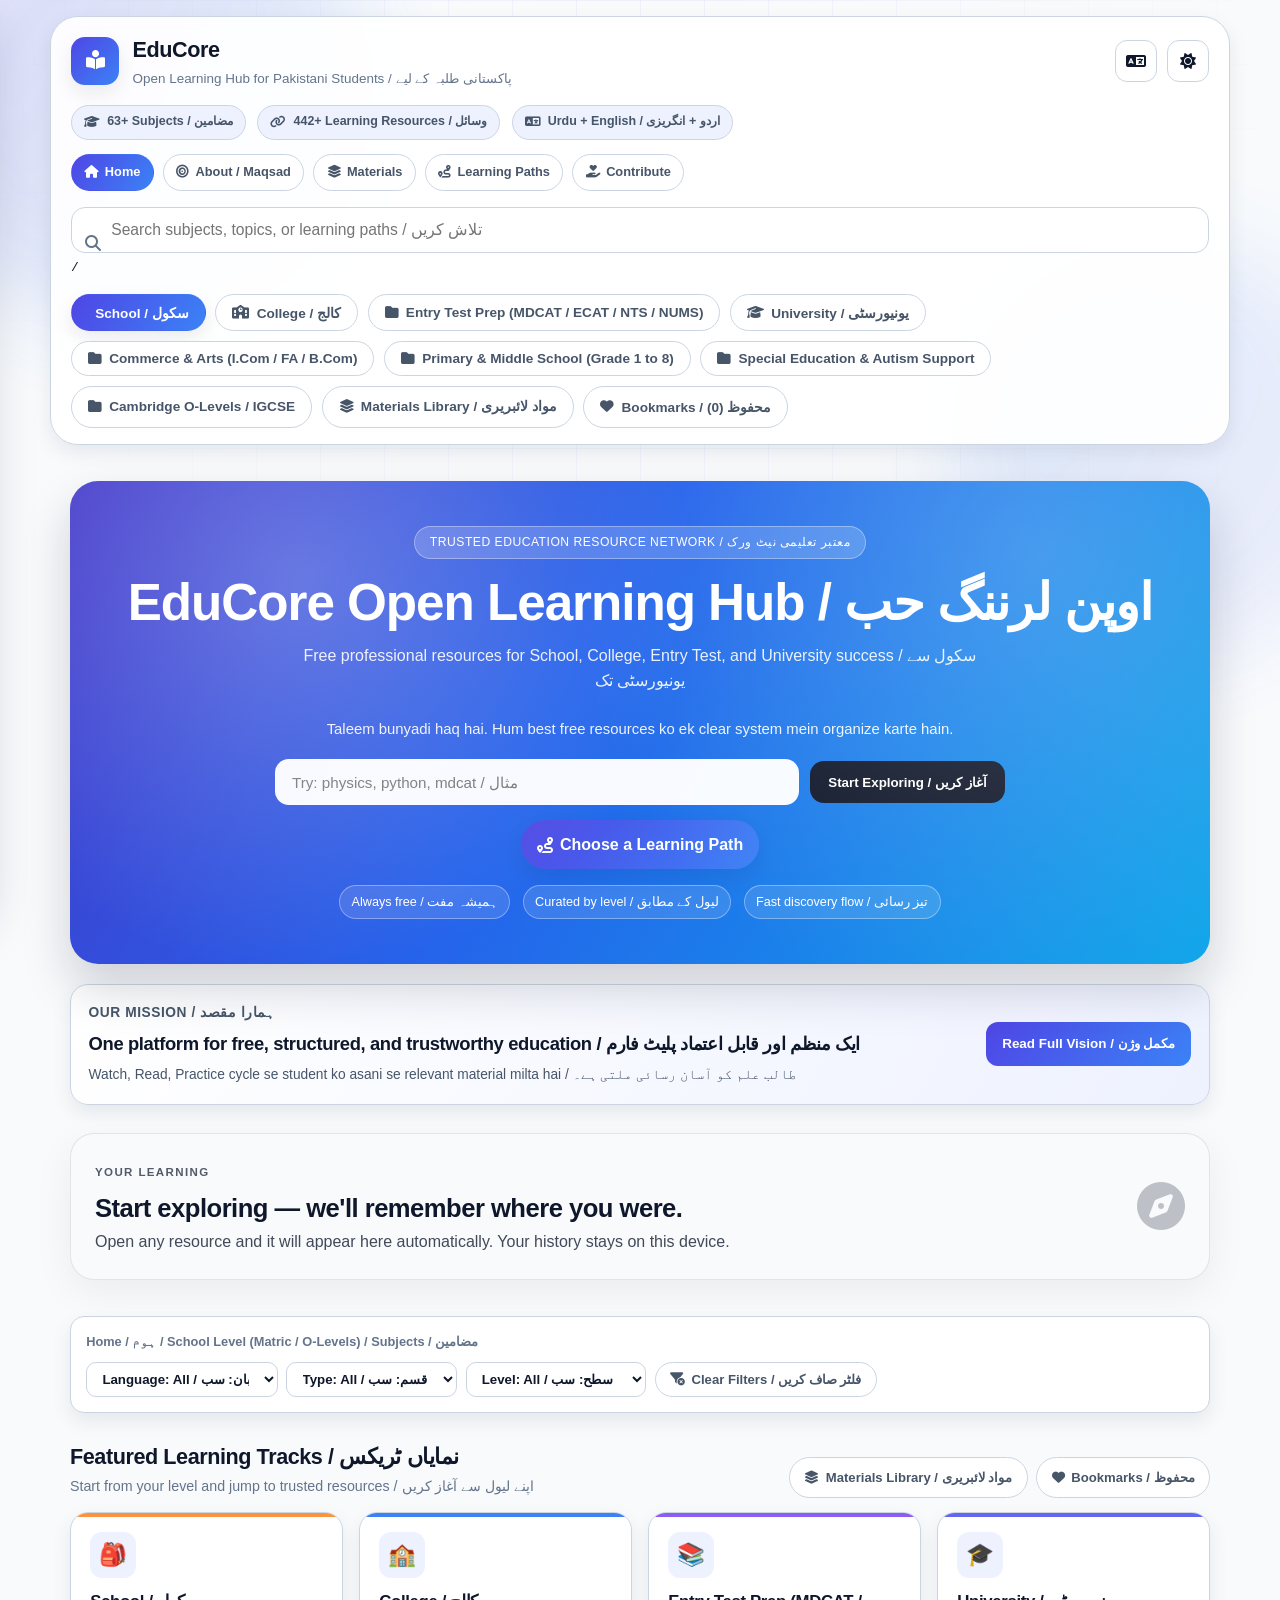
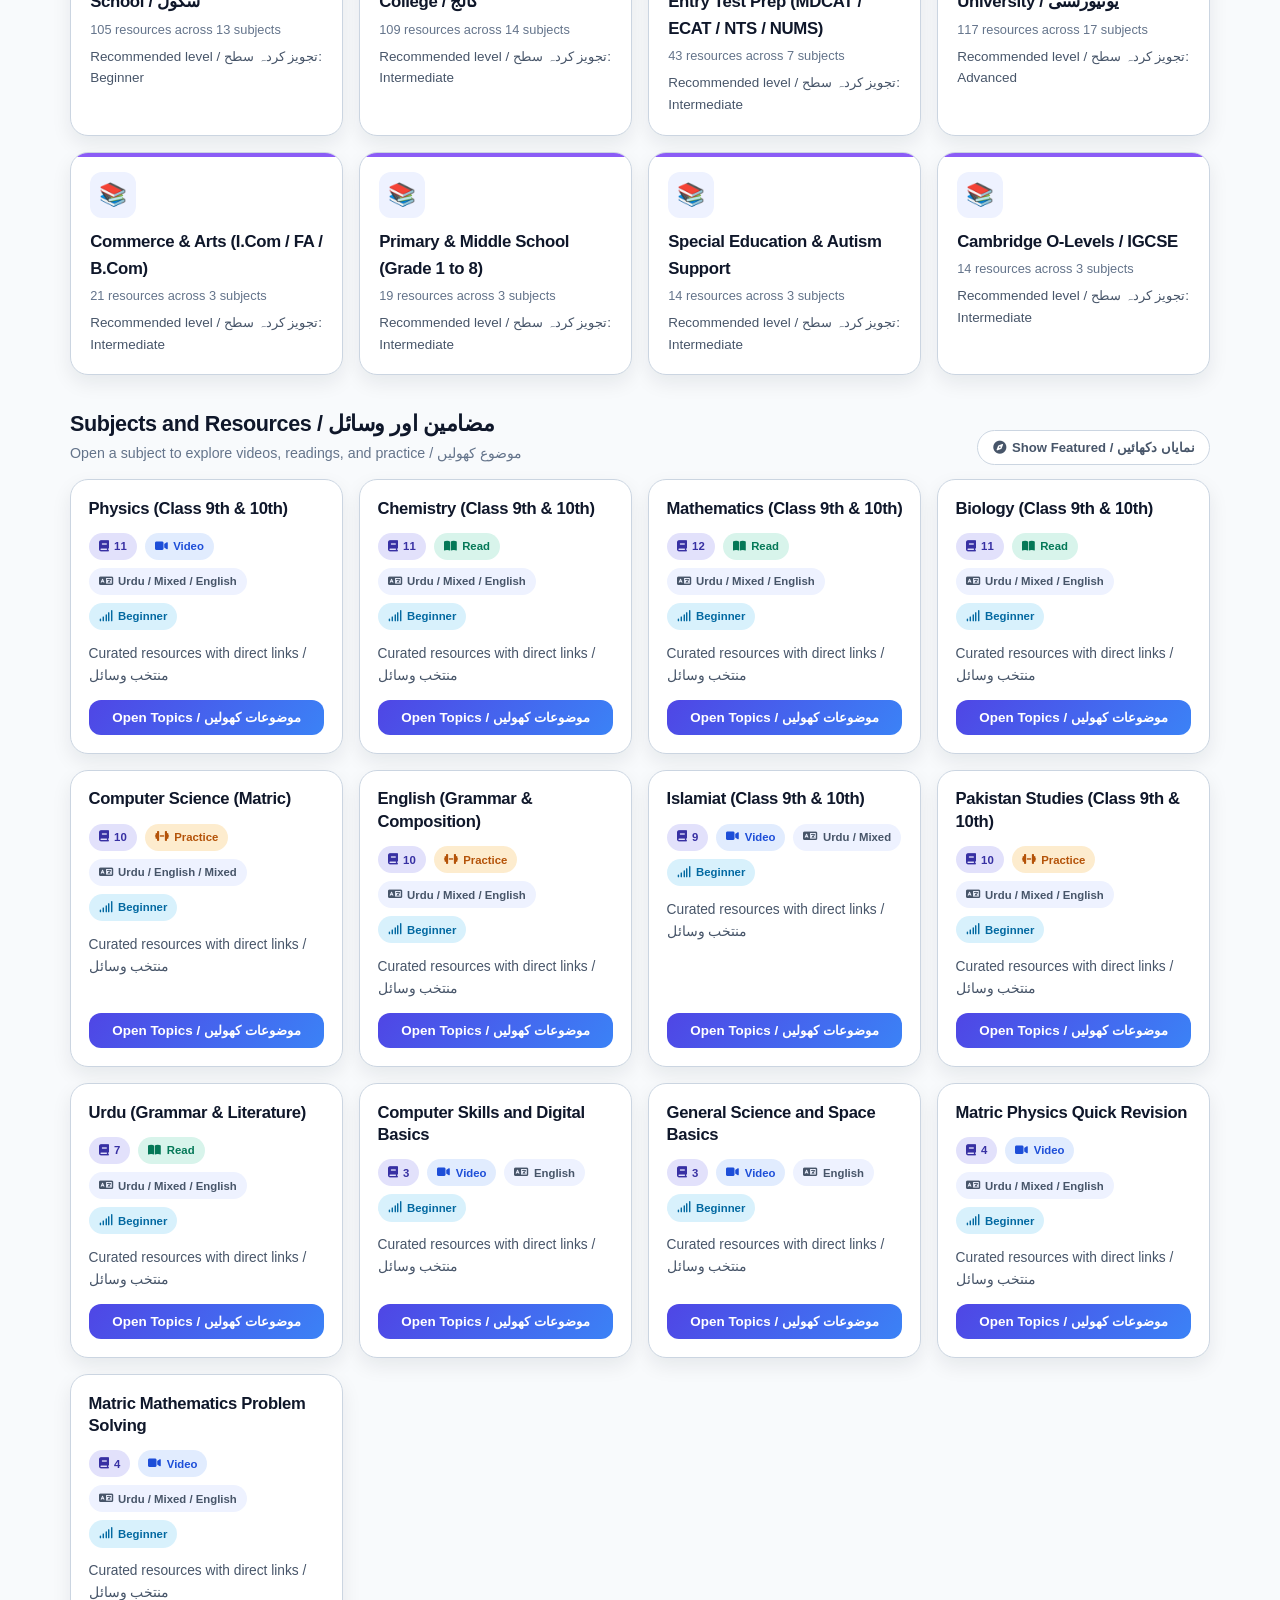
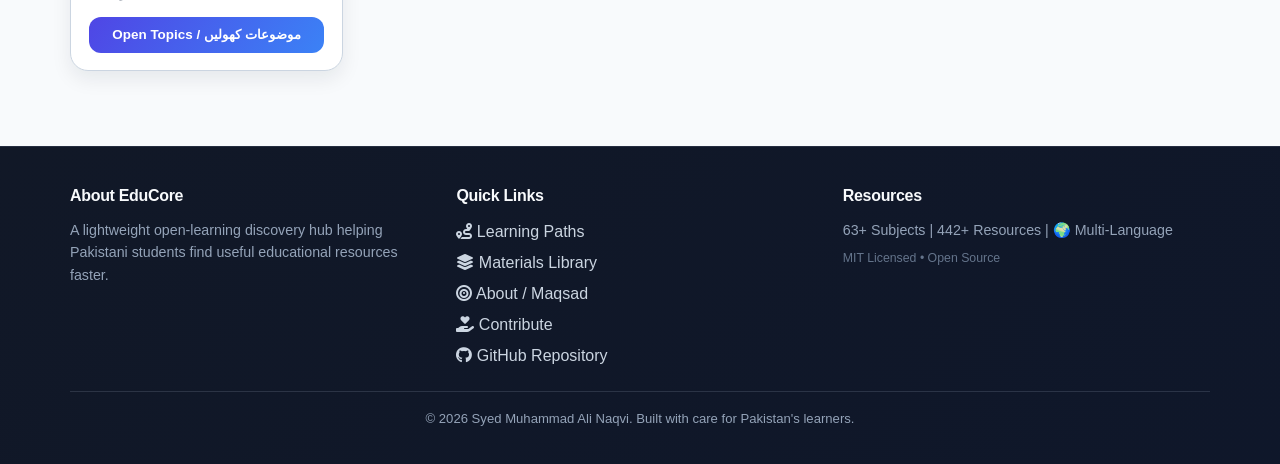
<file: index.html>
<!DOCTYPE html>
<html lang="en">
<head>
    <meta charset="UTF-8"><meta name="viewport" content="width=device-width, initial-scale=1.0">
    <title>EduCore Open Learning Hub | Free Learning Resources</title>
    <meta name="description" content="Free, curated learning resources for Pakistani students from school to university.">
    <link rel="canonical" href="https://alishah1029384756.github.io/educore-open-learning-hub/">
    <meta property="og:title" content="EduCore — Find useful learning resources faster">
    <meta property="og:description" content="Curated resources, learning paths and practical study support for Pakistani students. No signup required.">
    <meta property="og:type" content="website">
    <meta property="og:url" content="https://alishah1029384756.github.io/educore-open-learning-hub/">
    <meta property="og:image" content="https://alishah1029384756.github.io/AliShah1029384756/images/portfolio-cover.png">
    <meta property="og:image:width" content="1200">
    <meta property="og:image:height" content="630">
    <meta name="twitter:card" content="summary_large_image">
    <meta name="twitter:title" content="EduCore — Find useful learning resources faster">
    <meta name="twitter:description" content="Curated resources, learning paths and practical study support for Pakistani students. No signup required.">
    <meta name="twitter:image" content="https://alishah1029384756.github.io/AliShah1029384756/images/portfolio-cover.png">
    <link rel="stylesheet" href="https://cdnjs.cloudflare.com/ajax/libs/font-awesome/6.4.0/css/all.min.css"><link rel="stylesheet" href="styles.css"><link rel="stylesheet" href="global.css">
</head>
<body>
<a class="skip-link" href="#subjectsContainer">Skip to resources</a>
<div class="ambient-bg" aria-hidden="true"><div class="orb orb-one"></div><div class="orb orb-two"></div><div class="grid-glow"></div></div>
<div class="sticky-header"><div class="container shell-padding">
    <div class="header-top"><div class="header-logo"><div class="header-emoji" aria-hidden="true"><i class="fas fa-book-open-reader"></i></div><div class="logo-text"><h1>EduCore</h1><p id="logoTagline">Open Learning Hub for Pakistani Students</p></div></div><div class="header-actions"><button id="languageToggle" class="theme-toggle" title="Toggle language mode" aria-label="Toggle language mode"><i class="fas fa-language"></i></button><button id="themeToggle" class="theme-toggle" title="Toggle Dark Mode" aria-label="Toggle dark mode"><i class="fas fa-sun"></i></button><button id="hamburgerMenu" class="hamburger-menu" title="Toggle Menu" aria-label="Toggle menu"><i class="fas fa-bars"></i></button></div></div>
    <div class="header-kpis"><span id="kpiSubjectsLabel"><i class="fas fa-graduation-cap"></i> 68+ Subjects</span><span id="kpiResourcesLabel"><i class="fas fa-link"></i> 400+ Learning Resources</span><span id="kpiLanguageLabel"><i class="fas fa-language"></i> Urdu + English</span></div>
    <nav class="product-nav" aria-label="Primary"><a href="index.html" class="product-nav-link active" aria-current="page"><i class="fas fa-house"></i> Home</a><a href="about.html" class="product-nav-link"><i class="fas fa-bullseye"></i> About / Maqsad</a><a href="materials-library.html" class="product-nav-link"><i class="fas fa-layer-group"></i> Materials</a><a href="learning-paths.html" class="product-nav-link"><i class="fas fa-route"></i> Learning Paths</a><a href="contribute.html" class="product-nav-link"><i class="fas fa-hand-holding-heart"></i> Contribute</a></nav>
    <div class="search-container"><i class="fas fa-magnifying-glass"></i><input type="text" id="searchInput" placeholder="Search subjects, topics, or learning paths..." class="search-input" aria-label="Search resources"><kbd class="search-shortcut" aria-hidden="true">/</kbd></div>
    <div id="categoryNav" class="category-tabs" role="tablist"></div>
</div></div>
<div id="sidebar" class="sidebar" role="navigation"><div class="sidebar-inner"><h3 class="sidebar-title" id="sidebarTitle">📂 Categories</h3><div id="sidebarNav" class="sidebar-nav"></div></div></div><div id="sidebarOverlay" class="sidebar-overlay"></div>
<main class="container shell-padding">
<section class="hero-section" id="heroSection"><div class="hero-badge" id="heroBadge">Student-first learning discovery</div><h2 class="hero-headline" id="heroHeadline">Find useful learning material without the hunt.</h2><p class="hero-subheadline" id="heroSubheadline">Curated resources for School, College, Entry Tests, University, and practical skills — organized so you can start faster.</p><p class="hero-mission-quick" id="heroMissionQuick">Bikhray hue useful resources ko ek clear system mein la kar students ka search time kam karna.</p><div class="hero-search-container"><div class="hero-search-wrapper"><input type="text" id="heroSearchInput" placeholder="Try: physics, python, mdcat, accounting" class="hero-search-input" aria-label="Quick search"><button class="cta-button" id="getStartedBtn">Explore Resources</button></div><a href="learning-paths.html" class="main-hub-cta"><i class="fas fa-route"></i> Choose a Learning Path</a></div><div class="hero-notes"><span id="heroNoteFree"><i class="fas fa-shield-heart"></i> Free to discover</span><span id="heroNoteCurated"><i class="fas fa-layer-group"></i> Curated by level</span><span id="heroNoteFast"><i class="fas fa-bolt"></i> Fast discovery</span></div></section>
<section class="mission-highlight" id="missionHighlight"><div class="mission-content"><p class="mission-label" id="missionLabel">Our Mission / Hamara Maqsad</p><h2 id="missionTitle">One organized place to discover useful free education.</h2><p id="missionText">Find, choose, learn, continue — use search, filters, materials and learning paths to move from scattered links to a clearer study journey.</p></div><a href="about.html" class="mission-cta" id="missionCta">Why EduCore?</a></section>
<section class="learning-dashboard-section" aria-label="Continue learning"><div id="learningDashboard" class="learning-dashboard" aria-live="polite"></div></section>
<section class="discovery-controls" aria-label="Discovery controls"><div id="breadcrumb" class="breadcrumb">Home / All Tracks</div><div class="filters-row"><select id="languageFilter" class="filter-select" aria-label="Filter by language"><option value="all">Language: All</option><option value="urdu">Urdu</option><option value="english">English</option><option value="mixed">Mixed</option></select><select id="typeFilter" class="filter-select" aria-label="Filter by resource type"><option value="all">Type: All</option><option value="video">Video</option><option value="read">Reading</option><option value="practice">Practice</option></select><select id="levelFilter" class="filter-select" aria-label="Filter by level"><option value="all">Level: All</option><option value="beginner">Beginner</option><option value="intermediate">Intermediate</option><option value="advanced">Advanced</option></select><button id="clearFiltersBtn" type="button" class="bookmark-shortcut"><i class="fas fa-filter-circle-xmark"></i> Clear Filters</button></div></section>
<section class="section-header-block"><div><h2 id="featuredHeading">Start with a learning track</h2><p id="featuredSubheading">Choose a broad area first, then open a subject and go directly to useful resources.</p></div><div class="section-actions"><a href="materials-library.html" class="bookmark-shortcut"><i class="fas fa-layer-group"></i><span id="materialsShortcutLabel">Browse Materials</span></a><button id="desktopBookmarksBtn" class="bookmark-shortcut" type="button"><i class="fas fa-heart"></i><span id="desktopBookmarksLabel">Bookmarks</span></button></div></section>
<section id="featuredSection" class="featured-categories"></section>
<section class="section-header-block compact"><div><h2 id="subjectsHeading">Explore subjects and resources</h2><p id="subjectsSubheading">Open any subject to explore videos, readings, and practice links.</p></div><div class="section-actions"><button id="showFeaturedBtn" class="bookmark-shortcut" type="button"><i class="fas fa-compass"></i><span id="showFeaturedLabel">Show Featured</span></button></div></section>
<section id="subjectsContainer" class="subjects-container"></section><div id="noResults" class="no-results hidden"><div class="no-results-icon">😕</div><h3 class="no-results-title">No resources found</h3><p class="no-results-text">Try another keyword, category, or filter.</p></div>
</main>
<div id="topicModal" class="modal" role="dialog" aria-modal="true" aria-labelledby="modalTitle"><div class="modal-content"><div class="modal-header"><h2 id="modalTitle" class="modal-title"></h2><button id="closeModal" class="modal-close" aria-label="Close modal"><i class="fas fa-times"></i></button></div><div id="modalTopics" class="topics-list"></div></div></div>
<footer><div class="container shell-padding"><div class="footer-grid"><div><h3>About EduCore</h3><p class="footer-description">A lightweight open-learning discovery hub helping Pakistani students find useful educational resources faster.</p></div><div><h3>Quick Links</h3><ul class="footer-links-list"><li><a href="learning-paths.html"><i class="fas fa-route"></i> Learning Paths</a></li><li><a href="materials-library.html"><i class="fas fa-layer-group"></i> Materials Library</a></li><li><a href="about.html"><i class="fas fa-bullseye"></i> About / Maqsad</a></li><li><a href="contribute.html"><i class="fas fa-hand-holding-heart"></i> Contribute</a></li><li><a href="https://github.com/AliShah1029384756/educore-open-learning-hub" target="_blank" rel="noopener noreferrer"><i class="fab fa-github"></i> GitHub Repository</a></li></ul></div><div><h3>Resources</h3><p class="footer-resources"><span id="subjectCount">68+</span> Subjects | <span id="resourceCount">400+</span> Resources | 🌍 Multi-Language</p><p class="footer-license">MIT Licensed • Open Source</p></div></div><div class="footer-divider"></div><div class="footer-bottom"><p>&copy; 2026 Syed Muhammad Ali Naqvi. Built with care for Pakistan's learners.</p></div></div></footer>
<script src="app.js"></script><script src="learning-dashboard.js"></script><script src="discovery-enhancements.js"></script>
</body></html>
</file>
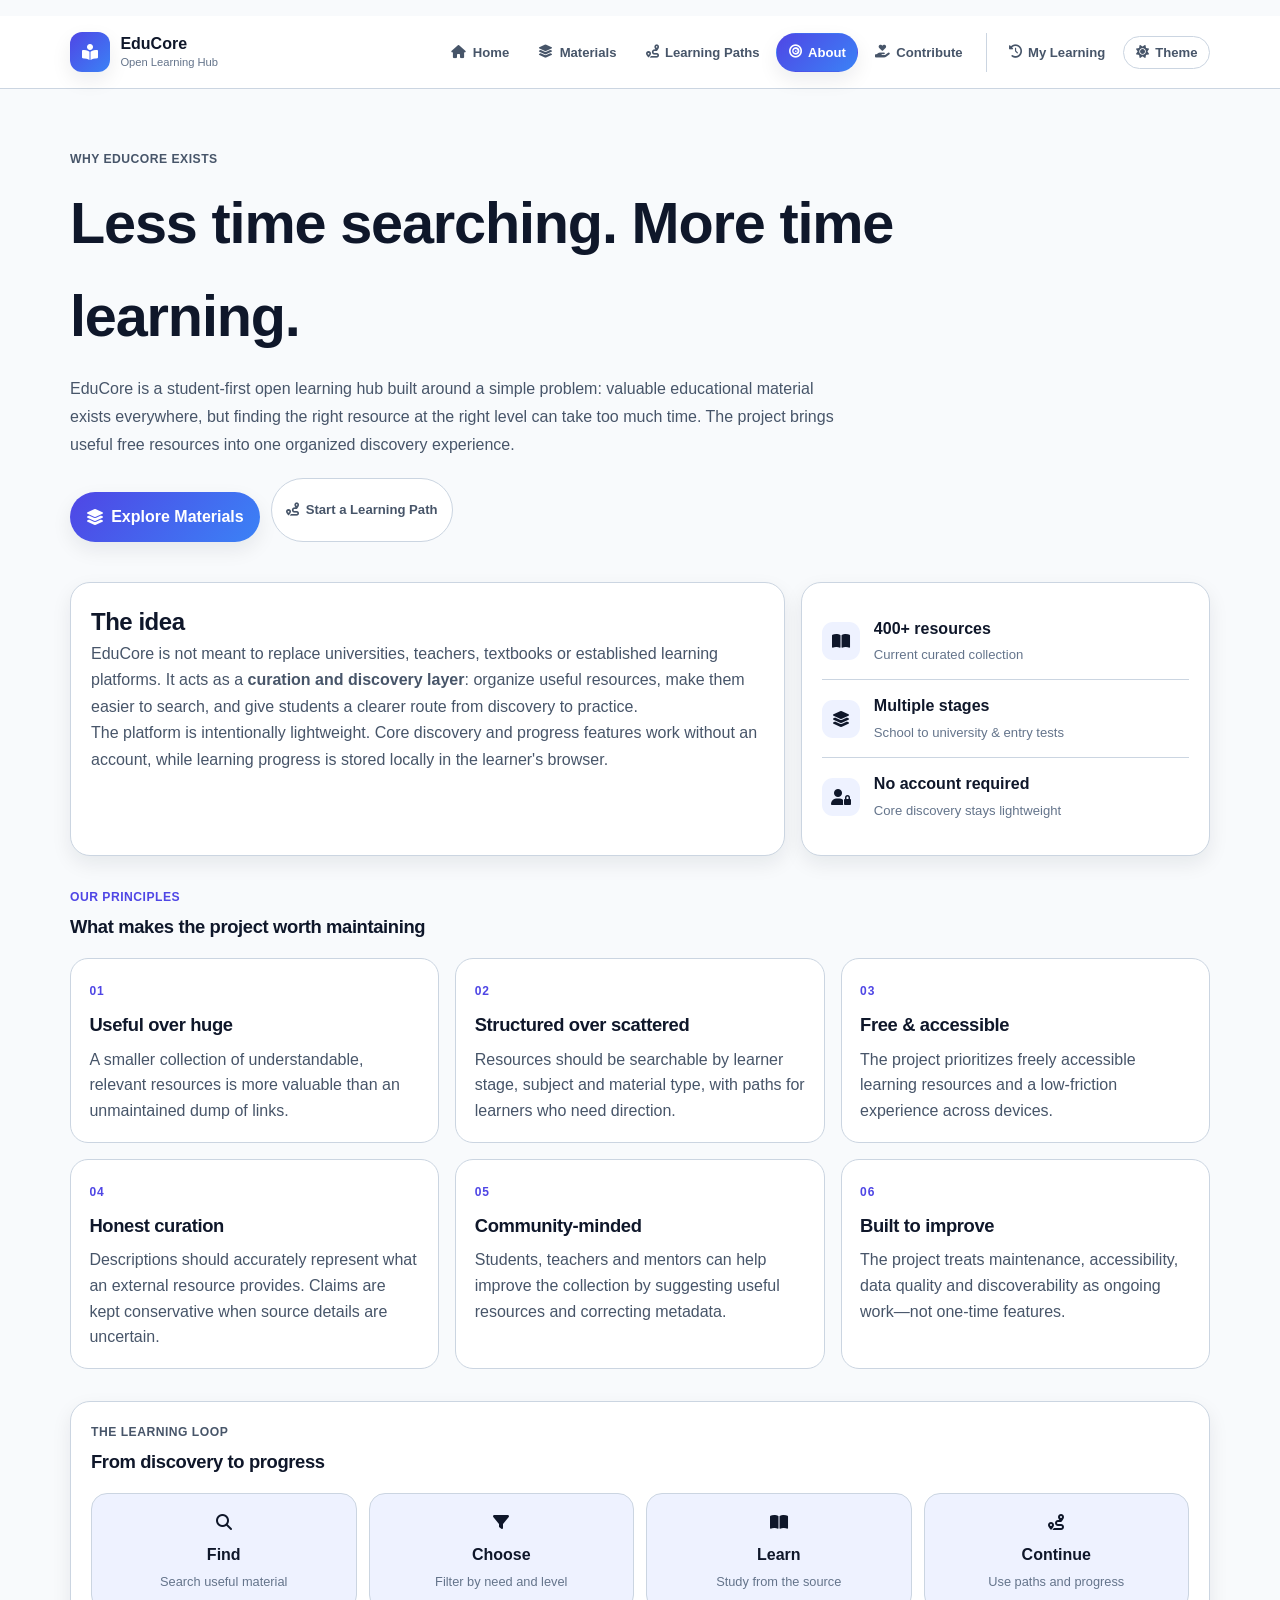
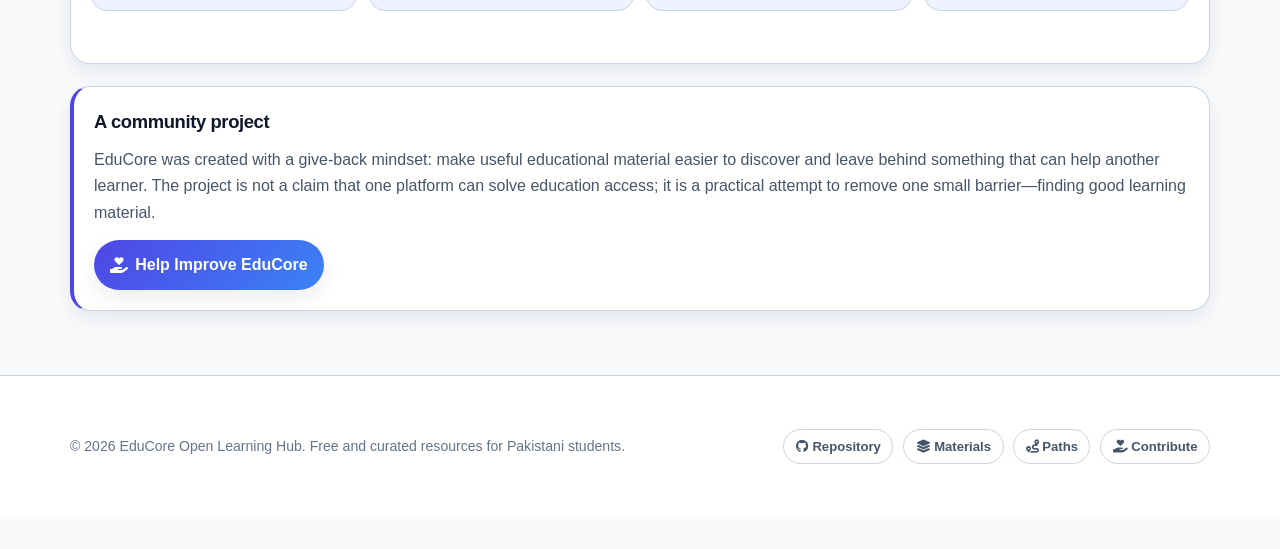
<file: about.html>
<!DOCTYPE html>
<html lang="en">
<head>
    <meta charset="UTF-8">
    <meta name="viewport" content="width=device-width, initial-scale=1.0">
    <title>About EduCore | Mission, Principles & Impact</title>
    <meta name="description" content="Learn why EduCore exists, how it curates free learning resources, and how students can benefit or contribute.">
    <link rel="canonical" href="https://alishah1029384756.github.io/educore-open-learning-hub/about.html">
    <meta property="og:title" content="About EduCore | Mission, Principles & Impact">
    <meta property="og:description" content="A student-first open learning discovery project built around free, curated and structured educational resources.">
    <meta property="og:type" content="website">
    <meta property="og:url" content="https://alishah1029384756.github.io/educore-open-learning-hub/about.html">
    <link rel="stylesheet" href="https://cdnjs.cloudflare.com/ajax/libs/font-awesome/6.4.0/css/all.min.css">
    <link rel="stylesheet" href="styles.css">
    <link rel="stylesheet" href="global.css">
    <style>
        .about-hero { padding: 2.5rem 0 1.5rem; }
        .about-hero h1 { max-width: 900px; margin: .45rem 0 .8rem; font-size: clamp(2.1rem, 4.5vw, 3.6rem); }
        .about-hero > p { max-width: 780px; color: var(--text-soft); line-height: 1.75; }
        .about-actions { display:flex; gap:.7rem; flex-wrap:wrap; margin-top:1.2rem; }
        .about-intro { display:grid; grid-template-columns:1.4fr .8fr; gap:1rem; margin:1rem 0 2rem; }
        .about-card { padding:1.25rem; border:1px solid var(--border); border-radius:20px; background:var(--bg-surface); box-shadow:var(--shadow-sm); }
        .about-card h2 { margin-top:0; }
        .about-card p { color:var(--text-soft); line-height:1.65; }
        .about-stat { display:flex; align-items:center; gap:.85rem; padding:.8rem 0; border-bottom:1px solid var(--border); }
        .about-stat:last-child { border-bottom:0; }
        .about-stat i { width:38px; height:38px; display:grid; place-items:center; border-radius:11px; background:var(--bg-soft); }
        .about-stat strong { display:block; }
        .about-stat span { color:var(--text-muted); font-size:.82rem; }
        .principles { display:grid; grid-template-columns:repeat(3,minmax(0,1fr)); gap:1rem; margin:1rem 0 2rem; }
        .principle { padding:1.15rem; border:1px solid var(--border); border-radius:18px; background:var(--bg-surface); }
        .principle-number { font-size:.75rem; font-weight:900; color:var(--primary); letter-spacing:.08em; }
        .principle h3 { margin:.45rem 0 .45rem; }
        .principle p { margin:0; color:var(--text-soft); line-height:1.6; }
        .flow { display:grid; grid-template-columns:repeat(4,1fr); gap:.75rem; margin:1rem 0 2rem; }
        .flow-step { padding:1rem; text-align:center; border:1px solid var(--border); border-radius:16px; background:var(--bg-soft); }
        .flow-step strong { display:block; margin-top:.45rem; }
        .flow-step span { color:var(--text-muted); font-size:.8rem; }
        .about-note { border-left:4px solid var(--primary); }
        @media(max-width:800px){.about-intro,.principles{grid-template-columns:1fr;}.flow{grid-template-columns:repeat(2,1fr);}}
        @media(max-width:500px){.flow{grid-template-columns:1fr;}}
    </style>
</head>
<body>
<div class="page-shell">
    <div id="globalHeader"></div>
    <main class="container shell-padding global-main">
        <section class="about-hero">
            <p class="mission-label">Why EduCore Exists</p>
            <h1>Less time searching. More time learning.</h1>
            <p>EduCore is a student-first open learning hub built around a simple problem: valuable educational material exists everywhere, but finding the right resource at the right level can take too much time. The project brings useful free resources into one organized discovery experience.</p>
            <div class="about-actions">
                <a href="materials-library.html" class="main-hub-cta"><i class="fas fa-layer-group"></i> Explore Materials</a>
                <a href="learning-paths.html" class="bookmark-shortcut"><i class="fas fa-route"></i> Start a Learning Path</a>
            </div>
        </section>

        <section class="about-intro">
            <article class="about-card">
                <h2>The idea</h2>
                <p>EduCore is not meant to replace universities, teachers, textbooks or established learning platforms. It acts as a <strong>curation and discovery layer</strong>: organize useful resources, make them easier to search, and give students a clearer route from discovery to practice.</p>
                <p>The platform is intentionally lightweight. Core discovery and progress features work without an account, while learning progress is stored locally in the learner's browser.</p>
            </article>
            <aside class="about-card" aria-label="EduCore snapshot">
                <div class="about-stat"><i class="fas fa-book-open" aria-hidden="true"></i><div><strong>400+ resources</strong><span>Current curated collection</span></div></div>
                <div class="about-stat"><i class="fas fa-layer-group" aria-hidden="true"></i><div><strong>Multiple stages</strong><span>School to university & entry tests</span></div></div>
                <div class="about-stat"><i class="fas fa-user-lock" aria-hidden="true"></i><div><strong>No account required</strong><span>Core discovery stays lightweight</span></div></div>
            </aside>
        </section>

        <section class="page-section">
            <p class="mission-label">Our Principles</p>
            <h2>What makes the project worth maintaining</h2>
            <div class="principles">
                <article class="principle"><span class="principle-number">01</span><h3>Useful over huge</h3><p>A smaller collection of understandable, relevant resources is more valuable than an unmaintained dump of links.</p></article>
                <article class="principle"><span class="principle-number">02</span><h3>Structured over scattered</h3><p>Resources should be searchable by learner stage, subject and material type, with paths for learners who need direction.</p></article>
                <article class="principle"><span class="principle-number">03</span><h3>Free & accessible</h3><p>The project prioritizes freely accessible learning resources and a low-friction experience across devices.</p></article>
                <article class="principle"><span class="principle-number">04</span><h3>Honest curation</h3><p>Descriptions should accurately represent what an external resource provides. Claims are kept conservative when source details are uncertain.</p></article>
                <article class="principle"><span class="principle-number">05</span><h3>Community-minded</h3><p>Students, teachers and mentors can help improve the collection by suggesting useful resources and correcting metadata.</p></article>
                <article class="principle"><span class="principle-number">06</span><h3>Built to improve</h3><p>The project treats maintenance, accessibility, data quality and discoverability as ongoing work—not one-time features.</p></article>
            </div>
        </section>

        <section class="page-section about-card">
            <p class="mission-label">The Learning Loop</p>
            <h2>From discovery to progress</h2>
            <div class="flow" aria-label="EduCore learning flow">
                <div class="flow-step"><i class="fas fa-magnifying-glass" aria-hidden="true"></i><strong>Find</strong><span>Search useful material</span></div>
                <div class="flow-step"><i class="fas fa-filter" aria-hidden="true"></i><strong>Choose</strong><span>Filter by need and level</span></div>
                <div class="flow-step"><i class="fas fa-book-open" aria-hidden="true"></i><strong>Learn</strong><span>Study from the source</span></div>
                <div class="flow-step"><i class="fas fa-route" aria-hidden="true"></i><strong>Continue</strong><span>Use paths and progress</span></div>
            </div>
        </section>

        <section class="page-section about-card about-note">
            <h2>A community project</h2>
            <p>EduCore was created with a give-back mindset: make useful educational material easier to discover and leave behind something that can help another learner. The project is not a claim that one platform can solve education access; it is a practical attempt to remove one small barrier—finding good learning material.</p>
            <a href="contribute.html" class="main-hub-cta"><i class="fas fa-hand-holding-heart"></i> Help Improve EduCore</a>
        </section>
    </main>
    <div id="globalFooter"></div>
</div>
<script src="site-shell.js"></script>
</body>
</html>
</file>
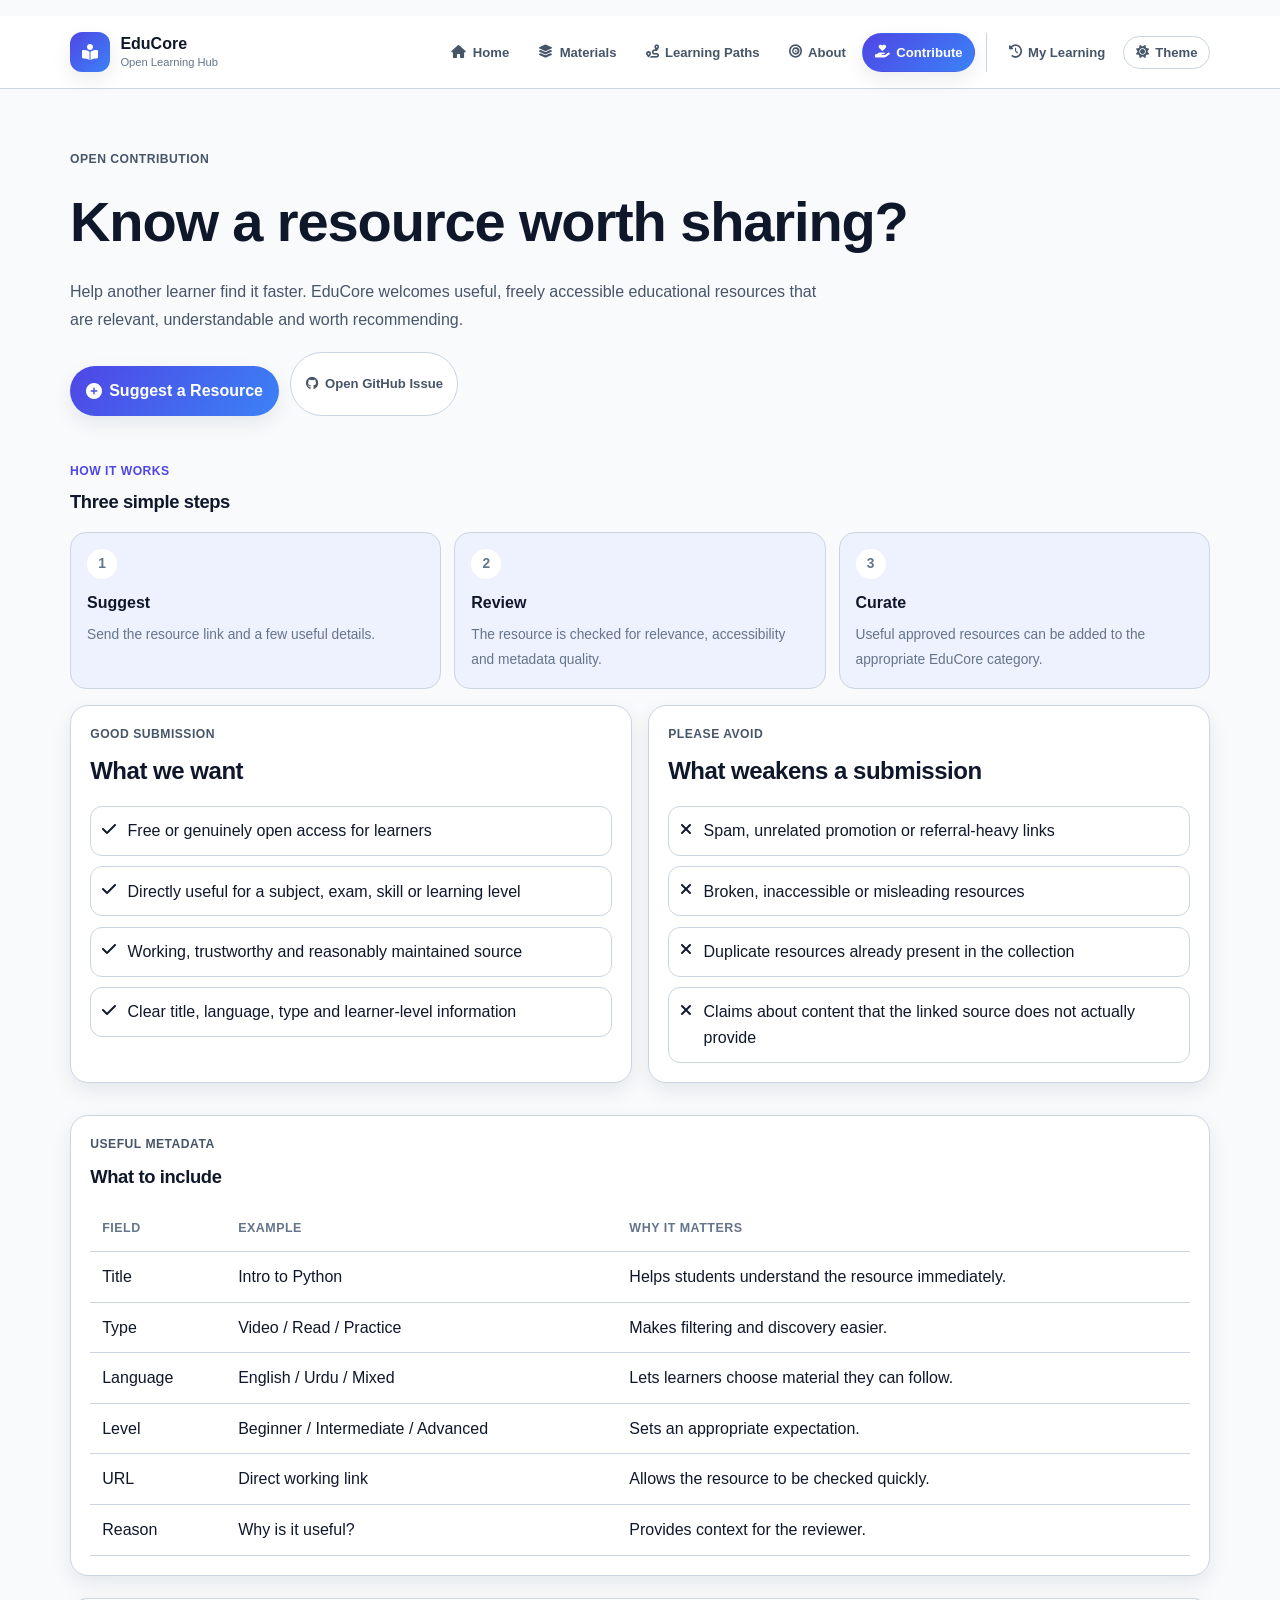
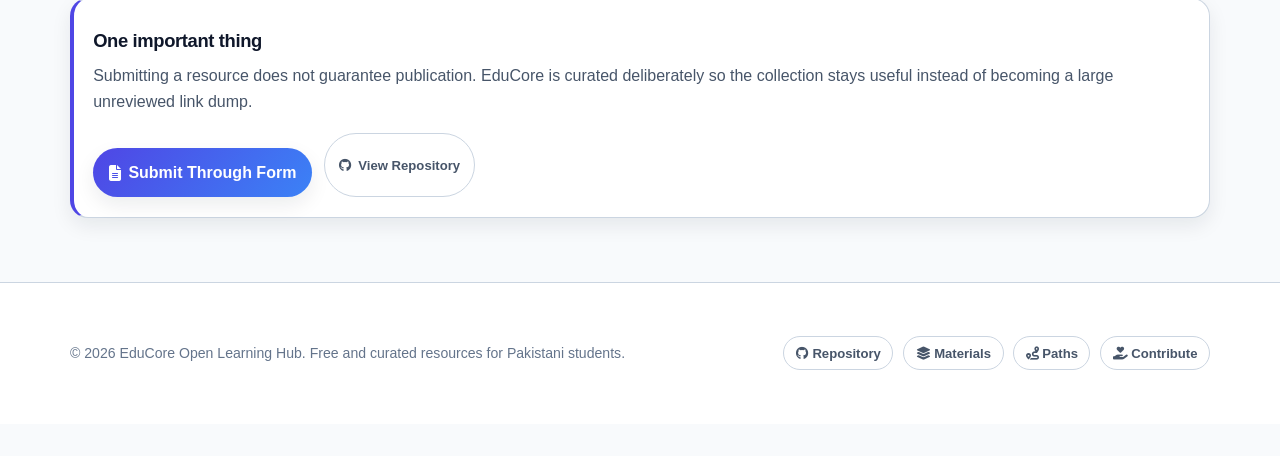
<file: contribute.html>
<!DOCTYPE html>
<html lang="en">
<head>
    <meta charset="UTF-8">
    <meta name="viewport" content="width=device-width, initial-scale=1.0">
    <title>Contribute to EduCore | Suggest a Learning Resource</title>
    <meta name="description" content="Suggest a useful free learning resource for EduCore. Learn what makes a submission useful and how review works.">
    <link rel="canonical" href="https://alishah1029384756.github.io/educore-open-learning-hub/contribute.html">
    <meta property="og:title" content="Contribute to EduCore | Suggest a Learning Resource">
    <meta property="og:description" content="Help improve EduCore by suggesting useful, free and relevant educational resources.">
    <meta property="og:type" content="website">
    <meta property="og:url" content="https://alishah1029384756.github.io/educore-open-learning-hub/contribute.html">
    <link rel="stylesheet" href="https://cdnjs.cloudflare.com/ajax/libs/font-awesome/6.4.0/css/all.min.css">
    <link rel="stylesheet" href="styles.css">
    <link rel="stylesheet" href="global.css">
    <style>
        .contribute-hero { padding:2.5rem 0 1.5rem; }
        .contribute-hero h1 { max-width:850px; margin:.45rem 0 .75rem; font-size:clamp(2.1rem,4.5vw,3.5rem); }
        .contribute-hero > p { max-width:760px; color:var(--text-soft); line-height:1.7; }
        .contribute-actions { display:flex; gap:.7rem; flex-wrap:wrap; margin-top:1.2rem; }
        .contribute-grid { display:grid; grid-template-columns:repeat(2,minmax(0,1fr)); gap:1rem; margin:1rem 0 2rem; }
        .contribute-card { padding:1.2rem; border:1px solid var(--border); border-radius:18px; background:var(--bg-surface); box-shadow:var(--shadow-sm); }
        .contribute-card h2 { margin:.45rem 0 .5rem; }
        .contribute-card p { color:var(--text-soft); line-height:1.6; margin:0; }
        .step-list { display:grid; grid-template-columns:repeat(3,1fr); gap:.8rem; margin-top:1rem; }
        .step { padding:1rem; border:1px solid var(--border); border-radius:16px; background:var(--bg-soft); }
        .step-number { display:inline-grid; place-items:center; width:30px; height:30px; border-radius:50%; background:var(--bg-surface); font-weight:900; }
        .step strong { display:block; margin:.7rem 0 .3rem; }
        .step span { color:var(--text-muted); font-size:.86rem; line-height:1.5; }
        .checklist { display:grid; gap:.65rem; margin:1rem 0 0; padding:0; list-style:none; }
        .checklist li { display:flex; gap:.7rem; align-items:flex-start; padding:.7rem; border:1px solid var(--border); border-radius:12px; }
        .checklist i { margin-top:.15rem; }
        .format-table { width:100%; border-collapse:collapse; margin-top:1rem; }
        .format-table th,.format-table td { padding:.75rem; text-align:left; border-bottom:1px solid var(--border); vertical-align:top; }
        .format-table th { color:var(--text-muted); font-size:.78rem; text-transform:uppercase; letter-spacing:.04em; }
        .review-note { border-left:4px solid var(--primary); }
        @media(max-width:750px){.contribute-grid,.step-list{grid-template-columns:1fr;}.format-table{font-size:.88rem;}}
    </style>
</head>
<body>
<div class="page-shell">
    <div id="globalHeader"></div>
    <main class="container shell-padding global-main">
        <section class="contribute-hero">
            <p class="mission-label">Open Contribution</p>
            <h1>Know a resource worth sharing?</h1>
            <p>Help another learner find it faster. EduCore welcomes useful, freely accessible educational resources that are relevant, understandable and worth recommending.</p>
            <div class="contribute-actions">
                <a href="https://forms.gle/cBMXGcVu5hZKciDg7" target="_blank" rel="noopener noreferrer" class="main-hub-cta"><i class="fas fa-plus-circle"></i> Suggest a Resource</a>
                <a href="https://github.com/AliShah1029384756/educore-open-learning-hub/issues/new" target="_blank" rel="noopener noreferrer" class="bookmark-shortcut"><i class="fab fa-github"></i> Open GitHub Issue</a>
            </div>
        </section>

        <section class="page-section">
            <p class="mission-label">How It Works</p>
            <h2>Three simple steps</h2>
            <div class="step-list">
                <div class="step"><span class="step-number">1</span><strong>Suggest</strong><span>Send the resource link and a few useful details.</span></div>
                <div class="step"><span class="step-number">2</span><strong>Review</strong><span>The resource is checked for relevance, accessibility and metadata quality.</span></div>
                <div class="step"><span class="step-number">3</span><strong>Curate</strong><span>Useful approved resources can be added to the appropriate EduCore category.</span></div>
            </div>
        </section>

        <section class="contribute-grid">
            <article class="contribute-card">
                <p class="mission-label">Good Submission</p>
                <h2>What we want</h2>
                <ul class="checklist">
                    <li><i class="fas fa-check" aria-hidden="true"></i><span>Free or genuinely open access for learners</span></li>
                    <li><i class="fas fa-check" aria-hidden="true"></i><span>Directly useful for a subject, exam, skill or learning level</span></li>
                    <li><i class="fas fa-check" aria-hidden="true"></i><span>Working, trustworthy and reasonably maintained source</span></li>
                    <li><i class="fas fa-check" aria-hidden="true"></i><span>Clear title, language, type and learner-level information</span></li>
                </ul>
            </article>
            <article class="contribute-card">
                <p class="mission-label">Please Avoid</p>
                <h2>What weakens a submission</h2>
                <ul class="checklist">
                    <li><i class="fas fa-xmark" aria-hidden="true"></i><span>Spam, unrelated promotion or referral-heavy links</span></li>
                    <li><i class="fas fa-xmark" aria-hidden="true"></i><span>Broken, inaccessible or misleading resources</span></li>
                    <li><i class="fas fa-xmark" aria-hidden="true"></i><span>Duplicate resources already present in the collection</span></li>
                    <li><i class="fas fa-xmark" aria-hidden="true"></i><span>Claims about content that the linked source does not actually provide</span></li>
                </ul>
            </article>
        </section>

        <section class="page-section contribute-card">
            <p class="mission-label">Useful Metadata</p>
            <h2>What to include</h2>
            <table class="format-table">
                <thead><tr><th>Field</th><th>Example</th><th>Why it matters</th></tr></thead>
                <tbody>
                    <tr><td>Title</td><td>Intro to Python</td><td>Helps students understand the resource immediately.</td></tr>
                    <tr><td>Type</td><td>Video / Read / Practice</td><td>Makes filtering and discovery easier.</td></tr>
                    <tr><td>Language</td><td>English / Urdu / Mixed</td><td>Lets learners choose material they can follow.</td></tr>
                    <tr><td>Level</td><td>Beginner / Intermediate / Advanced</td><td>Sets an appropriate expectation.</td></tr>
                    <tr><td>URL</td><td>Direct working link</td><td>Allows the resource to be checked quickly.</td></tr>
                    <tr><td>Reason</td><td>Why is it useful?</td><td>Provides context for the reviewer.</td></tr>
                </tbody>
            </table>
        </section>

        <section class="page-section contribute-card review-note">
            <h2>One important thing</h2>
            <p>Submitting a resource does not guarantee publication. EduCore is curated deliberately so the collection stays useful instead of becoming a large unreviewed link dump.</p>
            <div class="contribute-actions">
                <a href="https://forms.gle/cBMXGcVu5hZKciDg7" target="_blank" rel="noopener noreferrer" class="main-hub-cta"><i class="fas fa-file-lines"></i> Submit Through Form</a>
                <a href="https://github.com/AliShah1029384756/educore-open-learning-hub" target="_blank" rel="noopener noreferrer" class="bookmark-shortcut"><i class="fab fa-github"></i> View Repository</a>
            </div>
        </section>
    </main>
    <div id="globalFooter"></div>
</div>
<script src="site-shell.js"></script>
</body>
</html>
</file>
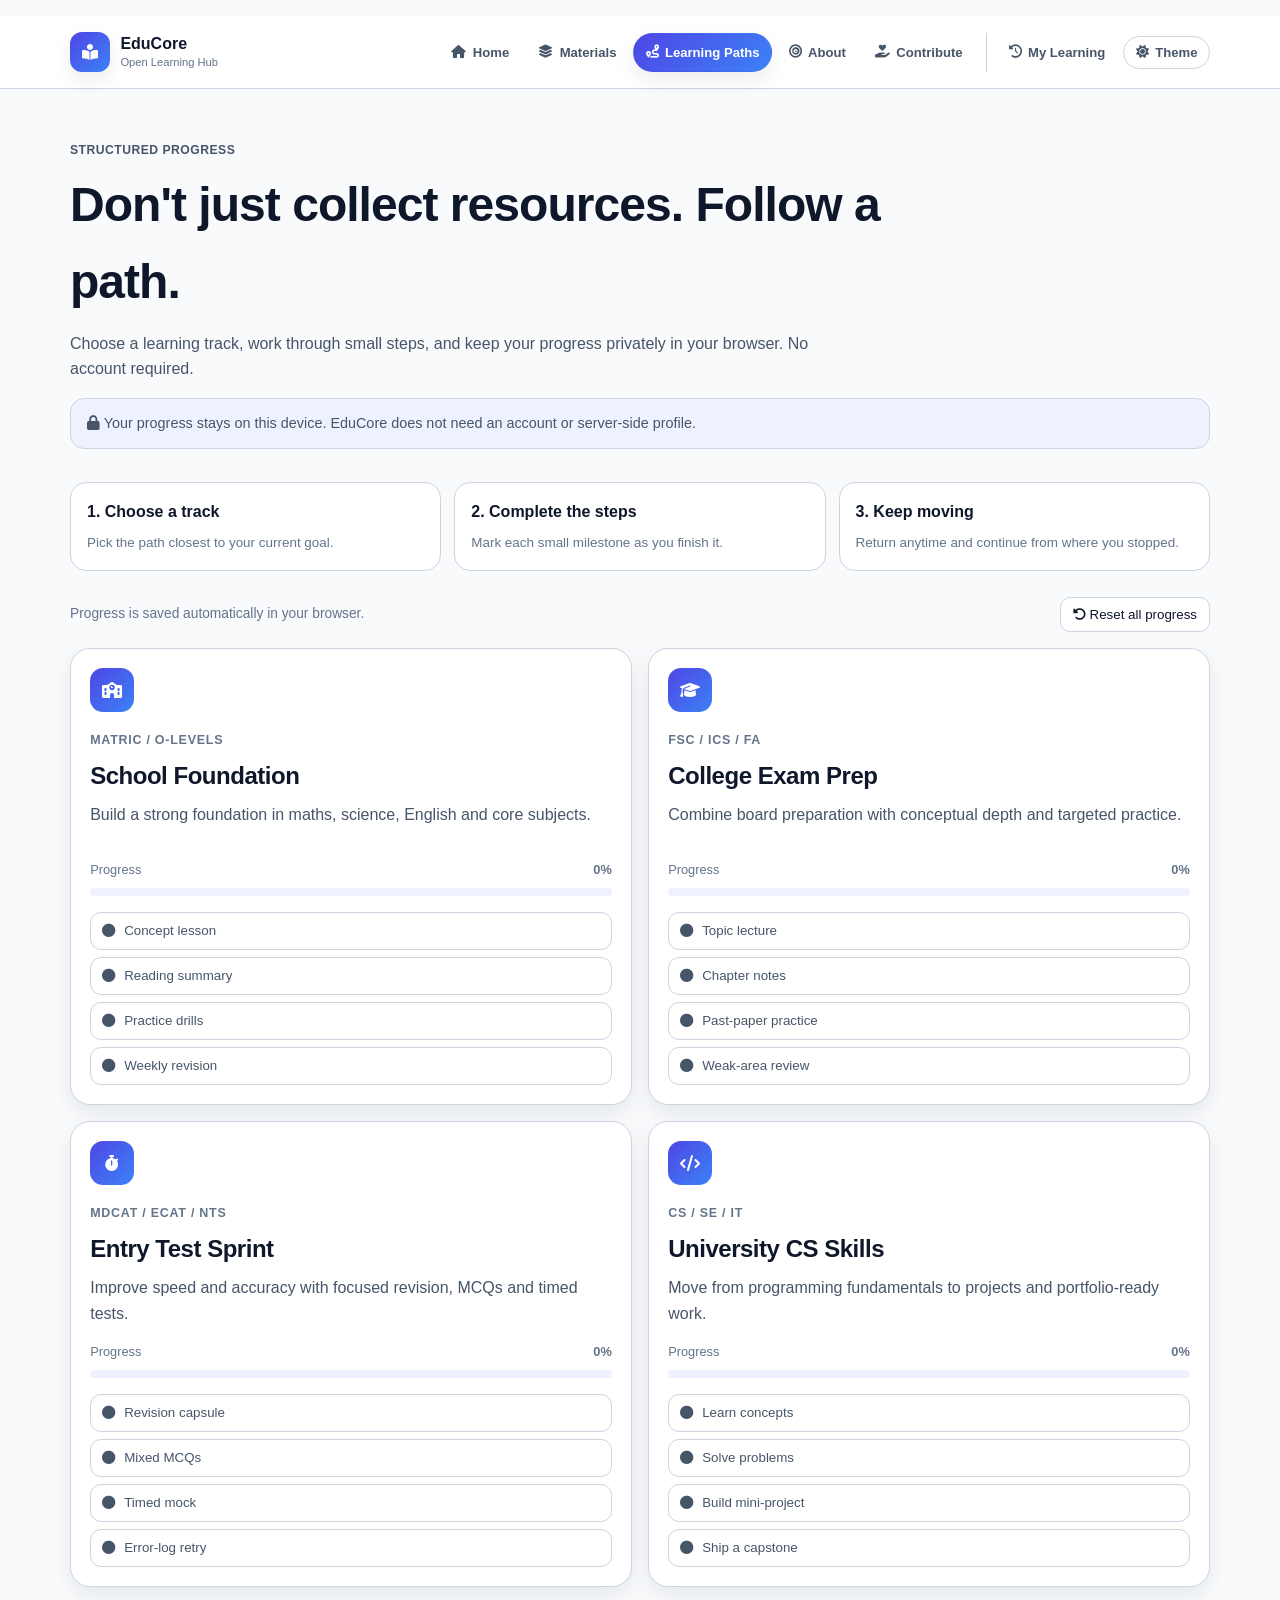
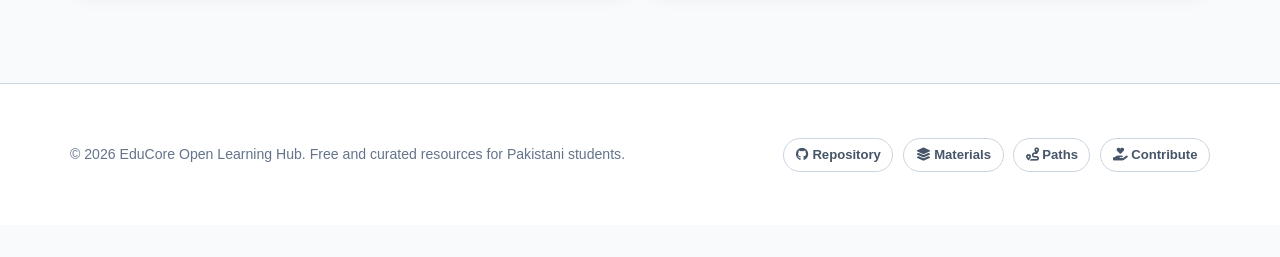
<file: learning-paths.html>
<!DOCTYPE html>
<html lang="en">
<head>
    <meta charset="UTF-8">
    <meta name="viewport" content="width=device-width, initial-scale=1.0">
    <title>Learning Paths | EduCore</title>
    <meta name="description" content="Structured, self-paced learning paths for Pakistani school, college, entry-test and university students.">
    <link rel="canonical" href="https://alishah1029384756.github.io/educore-open-learning-hub/learning-paths.html">
    <meta property="og:title" content="Learning Paths | EduCore">
    <meta property="og:description" content="Choose a path, complete steps, and keep your progress privately on this device.">
    <meta property="og:type" content="website">
    <link rel="stylesheet" href="https://cdnjs.cloudflare.com/ajax/libs/font-awesome/6.4.0/css/all.min.css">
    <link rel="stylesheet" href="styles.css">
    <link rel="stylesheet" href="global.css">
    <style>
        .paths-hero { padding: 2rem 0 1.1rem; }
        .paths-hero h1 { max-width: 820px; margin: .4rem 0 .65rem; font-size: clamp(2rem,4vw,3rem); }
        .paths-hero p { max-width: 760px; color: var(--text-soft); }
        .paths-note { margin-top: 1rem; padding: .8rem 1rem; border: 1px solid var(--border); border-radius: 14px; background: var(--bg-soft); color: var(--text-soft); font-size: .9rem; }
        .path-guide { display:grid; grid-template-columns:repeat(3,minmax(0,1fr)); gap:.8rem; margin:1rem 0 1.6rem; }
        .guide-item { padding:1rem; border:1px solid var(--border); border-radius:16px; background:var(--bg-surface); }
        .guide-item strong { display:block; margin-bottom:.25rem; }
        .guide-item span { color:var(--text-muted); font-size:.84rem; }
        .paths-toolbar { display:flex; justify-content:space-between; align-items:center; gap:1rem; margin-bottom:1rem; }
        .paths-toolbar p { margin:0; color:var(--text-muted); font-size:.86rem; }
        .reset-progress { border:1px solid var(--border); border-radius:10px; padding:.55rem .75rem; background:var(--bg-surface); color:var(--text-main); cursor:pointer; }
        .reset-progress:hover { border-color:var(--primary); }
        .path-grid { display:grid; grid-template-columns:repeat(2,minmax(0,1fr)); gap:1rem; padding-bottom:2rem; }
        .path-card { border:1px solid var(--border); border-radius:20px; padding:1.2rem; background:var(--bg-surface); box-shadow:var(--shadow-sm); }
        .path-icon { width:44px; height:44px; display:grid; place-items:center; border-radius:13px; color:#fff; background:linear-gradient(135deg,var(--primary),var(--secondary)); margin-bottom:.9rem; }
        .path-subtitle { color:var(--text-muted); font-size:.78rem; font-weight:800; text-transform:uppercase; letter-spacing:.06em; }
        .path-card h2 { margin:.3rem 0 .45rem; }
        .path-card > p { color:var(--text-soft); min-height:42px; }
        .path-progress-row { display:flex; justify-content:space-between; margin-top:1rem; font-size:.8rem; color:var(--text-muted); }
        .path-progress { height:8px; border-radius:999px; background:var(--bg-soft); overflow:hidden; margin:.45rem 0 1rem; }
        .path-progress span { display:block; height:100%; border-radius:inherit; background:linear-gradient(90deg,var(--primary),var(--secondary)); transition:width .25s ease; }
        .path-steps { list-style:none; padding:0; margin:0; display:grid; gap:.45rem; }
        .path-steps button { width:100%; border:1px solid var(--border); border-radius:11px; padding:.65rem .7rem; display:flex; gap:.55rem; align-items:center; text-align:left; background:var(--bg-surface); color:var(--text-soft); cursor:pointer; }
        .path-steps button:hover { border-color:var(--primary); color:var(--text-main); }
        .path-steps li.done button { color:var(--text-main); background:var(--bg-soft); }
        .path-complete { margin-top:.9rem; padding:.65rem .75rem; border-radius:12px; background:var(--bg-soft); color:var(--text-soft); font-size:.82rem; }
        @media(max-width:760px){.path-grid{grid-template-columns:1fr}.path-guide{grid-template-columns:1fr}.paths-toolbar{align-items:flex-start;flex-direction:column}}
    </style>
</head>
<body>
<div class="page-shell">
    <div id="globalHeader"></div>
    <main class="container shell-padding global-main">
        <section class="paths-hero">
            <p class="mission-label">Structured Progress</p>
            <h1>Don't just collect resources. Follow a path.</h1>
            <p>Choose a learning track, work through small steps, and keep your progress privately in your browser. No account required.</p>
            <div class="paths-note"><i class="fas fa-lock" aria-hidden="true"></i> Your progress stays on this device. EduCore does not need an account or server-side profile.</div>
        </section>

        <section class="path-guide" aria-label="How learning paths work">
            <div class="guide-item"><strong>1. Choose a track</strong><span>Pick the path closest to your current goal.</span></div>
            <div class="guide-item"><strong>2. Complete the steps</strong><span>Mark each small milestone as you finish it.</span></div>
            <div class="guide-item"><strong>3. Keep moving</strong><span>Return anytime and continue from where you stopped.</span></div>
        </section>

        <div class="paths-toolbar">
            <p>Progress is saved automatically in your browser.</p>
            <button id="resetProgress" class="reset-progress" type="button"><i class="fas fa-rotate-left" aria-hidden="true"></i> Reset all progress</button>
        </div>

        <section id="learningPathGrid" class="path-grid" aria-label="Learning paths"></section>
    </main>
    <div id="globalFooter"></div>
</div>
<script src="site-shell.js"></script>
<script src="learning-paths.js"></script>
</body>
</html>
</file>
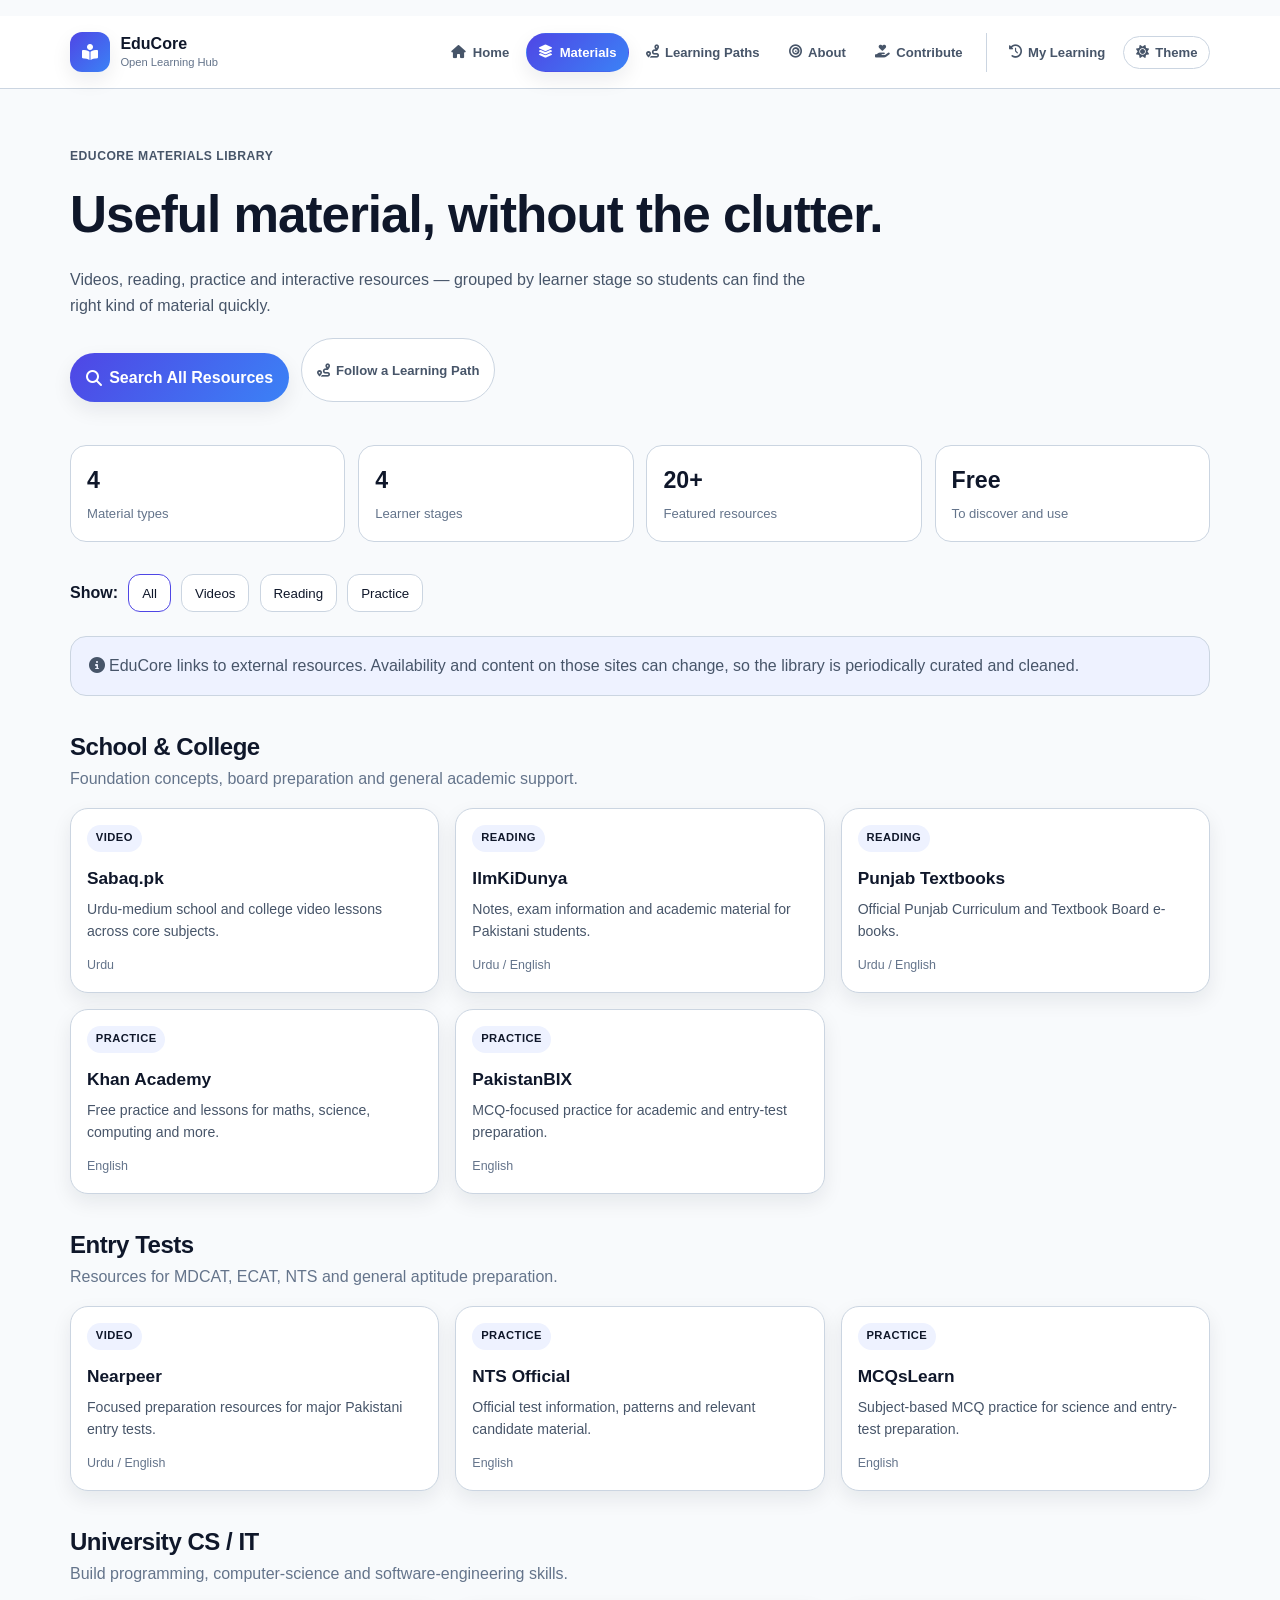
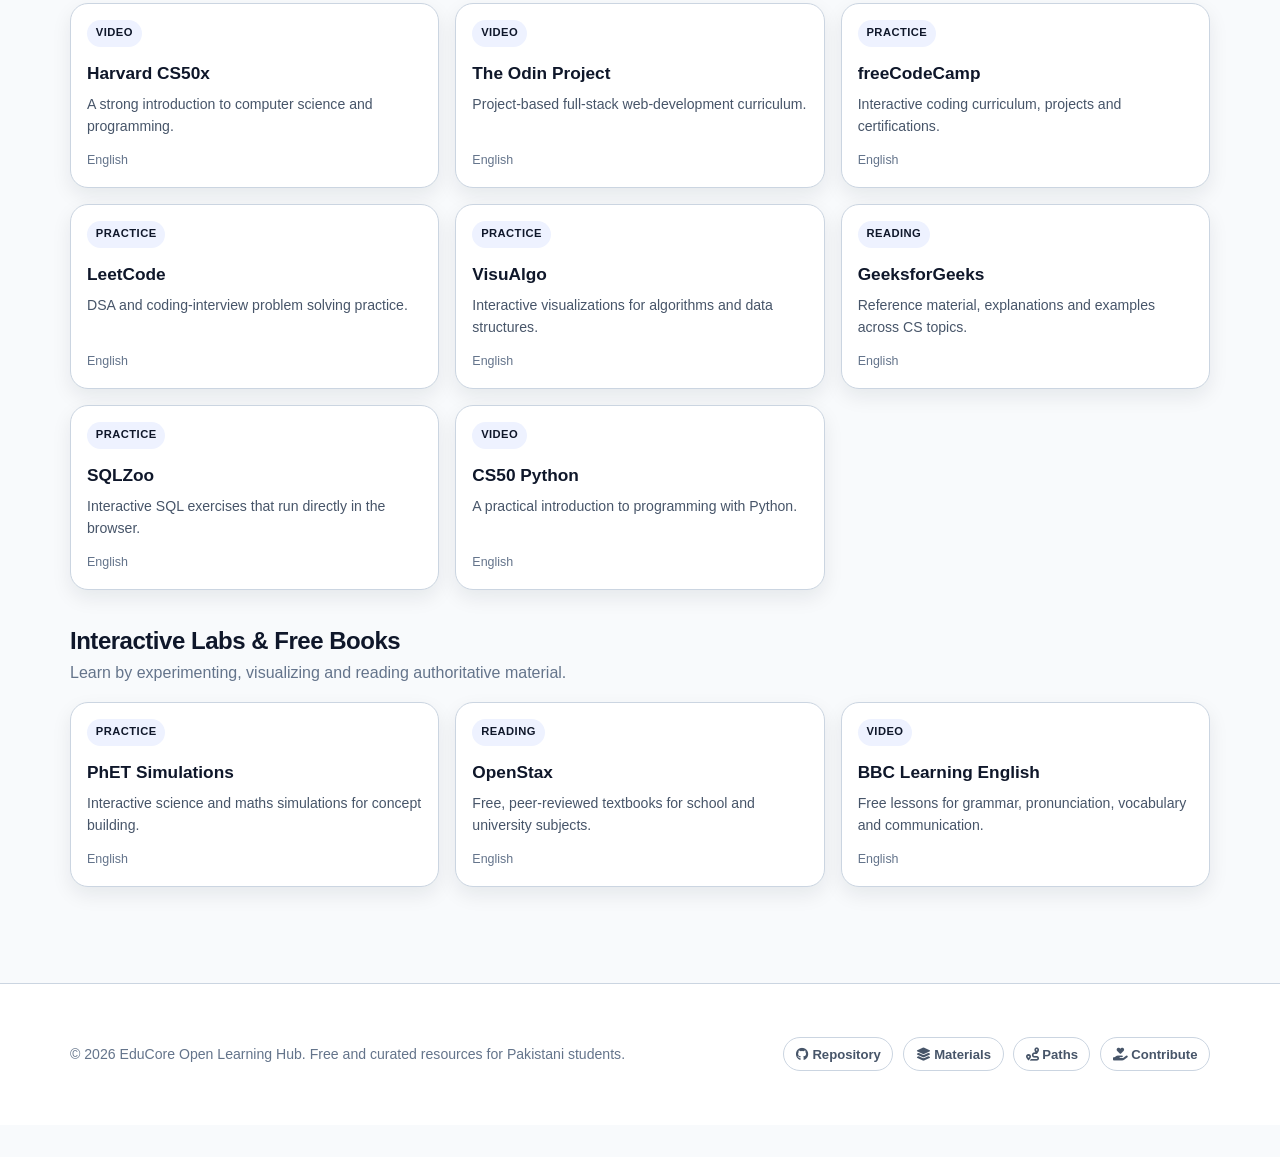
<file: materials-library.html>
<!DOCTYPE html>
<html lang="en">
<head>
    <meta charset="UTF-8">
    <meta name="viewport" content="width=device-width, initial-scale=1.0">
    <title>Materials Library | EduCore</title>
    <meta name="description" content="Browse EduCore's curated learning materials by learner stage and material type.">
    <link rel="canonical" href="https://alishah1029384756.github.io/educore-open-learning-hub/materials-library.html">
    <meta property="og:title" content="Materials Library | EduCore">
    <meta property="og:description" content="A focused library of free videos, reading, practice and interactive learning resources.">
    <meta property="og:type" content="website">
    <link rel="stylesheet" href="https://cdnjs.cloudflare.com/ajax/libs/font-awesome/6.4.0/css/all.min.css">
    <link rel="stylesheet" href="styles.css">
    <link rel="stylesheet" href="global.css">
    <style>
        .library-hero { padding: 2.4rem 0 1.2rem; }
        .library-hero h1 { max-width: 850px; margin: .45rem 0 .7rem; font-size: clamp(2rem, 4vw, 3.3rem); }
        .library-hero p { max-width: 760px; color: var(--text-soft); }
        .library-actions { display:flex; gap:.75rem; flex-wrap:wrap; margin-top:1.25rem; }
        .library-stats { display:grid; grid-template-columns:repeat(4,minmax(0,1fr)); gap:.8rem; margin:1.5rem 0 2rem; }
        .library-stat { padding:1rem; border:1px solid var(--border); border-radius:16px; background:var(--bg-surface); }
        .library-stat strong { display:block; font-size:1.45rem; }
        .library-stat span { color:var(--text-muted); font-size:.82rem; }
        .library-toolbar { display:flex; gap:.65rem; flex-wrap:wrap; align-items:center; margin:1.5rem 0; }
        .library-filter { border:1px solid var(--border); border-radius:12px; padding:.65rem .8rem; background:var(--bg-surface); color:var(--text-main); }
        .library-filter.active { border-color:var(--primary); }
        .material-section { margin:2rem 0; }
        .material-section-header { display:flex; justify-content:space-between; align-items:end; gap:1rem; margin-bottom:1rem; }
        .material-section-header p { margin:0; color:var(--text-muted); }
        .resource-grid { display:grid; grid-template-columns:repeat(3,minmax(0,1fr)); gap:1rem; }
        .resource-card { position:relative; display:flex; flex-direction:column; min-height:185px; padding:1rem; border:1px solid var(--border); border-radius:18px; background:var(--bg-surface); color:inherit; text-decoration:none; box-shadow:var(--shadow-sm); transition:transform .18s ease,border-color .18s ease; }
        .resource-card:hover { transform:translateY(-3px); border-color:var(--primary); }
        .resource-card.hidden { display:none; }
        .rc-badge { display:inline-flex; align-self:flex-start; padding:.3rem .55rem; border-radius:999px; font-size:.7rem; font-weight:800; text-transform:uppercase; letter-spacing:.04em; background:var(--bg-soft); }
        .rc-title { margin:.8rem 0 .4rem; font-size:1.08rem; font-weight:800; }
        .rc-desc { color:var(--text-soft); font-size:.88rem; line-height:1.55; flex:1; }
        .rc-lang { margin-top:.75rem; color:var(--text-muted); font-size:.78rem; }
        .empty-library { display:none; padding:2rem; text-align:center; border:1px dashed var(--border); border-radius:18px; color:var(--text-muted); }
        .empty-library.show { display:block; }
        .library-note { padding:1rem 1.1rem; border:1px solid var(--border); border-radius:16px; background:var(--bg-soft); color:var(--text-soft); }
        @media(max-width:900px){.resource-grid{grid-template-columns:repeat(2,minmax(0,1fr));}.library-stats{grid-template-columns:repeat(2,minmax(0,1fr));}}
        @media(max-width:600px){.resource-grid{grid-template-columns:1fr;}.library-stats{grid-template-columns:1fr 1fr;}.material-section-header{display:block;}}
    </style>
</head>
<body>
<div class="page-shell">
    <div id="globalHeader"></div>
    <main class="container shell-padding global-main">
        <section class="library-hero">
            <p class="mission-label">EduCore Materials Library</p>
            <h1>Useful material, without the clutter.</h1>
            <p>Videos, reading, practice and interactive resources — grouped by learner stage so students can find the right kind of material quickly.</p>
            <div class="library-actions">
                <a href="index.html" class="main-hub-cta"><i class="fas fa-magnifying-glass"></i> Search All Resources</a>
                <a href="learning-paths.html" class="bookmark-shortcut"><i class="fas fa-route"></i> Follow a Learning Path</a>
            </div>
        </section>

        <section class="library-stats" aria-label="Library overview">
            <div class="library-stat"><strong>4</strong><span>Material types</span></div>
            <div class="library-stat"><strong>4</strong><span>Learner stages</span></div>
            <div class="library-stat"><strong>20+</strong><span>Featured resources</span></div>
            <div class="library-stat"><strong>Free</strong><span>To discover and use</span></div>
        </section>

        <section class="library-toolbar" aria-label="Material filters">
            <strong>Show:</strong>
            <button class="library-filter active" data-filter="all" type="button">All</button>
            <button class="library-filter" data-filter="video" type="button">Videos</button>
            <button class="library-filter" data-filter="reading" type="button">Reading</button>
            <button class="library-filter" data-filter="practice" type="button">Practice</button>
        </section>

        <div class="library-note"><i class="fas fa-circle-info"></i> EduCore links to external resources. Availability and content on those sites can change, so the library is periodically curated and cleaned.</div>

        <section class="material-section">
            <div class="material-section-header"><div><h2>School & College</h2><p>Foundation concepts, board preparation and general academic support.</p></div></div>
            <div class="resource-grid">
                <a data-type="video" href="https://sabaq.pk" target="_blank" rel="noopener noreferrer" class="resource-card"><span class="rc-badge">Video</span><span class="rc-title">Sabaq.pk</span><span class="rc-desc">Urdu-medium school and college video lessons across core subjects.</span><span class="rc-lang">Urdu</span></a>
                <a data-type="reading" href="https://www.ilmkidunya.com" target="_blank" rel="noopener noreferrer" class="resource-card"><span class="rc-badge">Reading</span><span class="rc-title">IlmKiDunya</span><span class="rc-desc">Notes, exam information and academic material for Pakistani students.</span><span class="rc-lang">Urdu / English</span></a>
                <a data-type="reading" href="https://pctb.punjab.gov.pk/E-Books" target="_blank" rel="noopener noreferrer" class="resource-card"><span class="rc-badge">Reading</span><span class="rc-title">Punjab Textbooks</span><span class="rc-desc">Official Punjab Curriculum and Textbook Board e-books.</span><span class="rc-lang">Urdu / English</span></a>
                <a data-type="practice" href="https://www.khanacademy.org" target="_blank" rel="noopener noreferrer" class="resource-card"><span class="rc-badge">Practice</span><span class="rc-title">Khan Academy</span><span class="rc-desc">Free practice and lessons for maths, science, computing and more.</span><span class="rc-lang">English</span></a>
                <a data-type="practice" href="https://www.pakistanbix.com" target="_blank" rel="noopener noreferrer" class="resource-card"><span class="rc-badge">Practice</span><span class="rc-title">PakistanBIX</span><span class="rc-desc">MCQ-focused practice for academic and entry-test preparation.</span><span class="rc-lang">English</span></a>
            </div>
        </section>

        <section class="material-section">
            <div class="material-section-header"><div><h2>Entry Tests</h2><p>Resources for MDCAT, ECAT, NTS and general aptitude preparation.</p></div></div>
            <div class="resource-grid">
                <a data-type="video" href="https://nearpeer.net" target="_blank" rel="noopener noreferrer" class="resource-card"><span class="rc-badge">Video</span><span class="rc-title">Nearpeer</span><span class="rc-desc">Focused preparation resources for major Pakistani entry tests.</span><span class="rc-lang">Urdu / English</span></a>
                <a data-type="practice" href="https://www.nts.org.pk" target="_blank" rel="noopener noreferrer" class="resource-card"><span class="rc-badge">Practice</span><span class="rc-title">NTS Official</span><span class="rc-desc">Official test information, patterns and relevant candidate material.</span><span class="rc-lang">English</span></a>
                <a data-type="practice" href="https://www.mcqslearn.com" target="_blank" rel="noopener noreferrer" class="resource-card"><span class="rc-badge">Practice</span><span class="rc-title">MCQsLearn</span><span class="rc-desc">Subject-based MCQ practice for science and entry-test preparation.</span><span class="rc-lang">English</span></a>
            </div>
        </section>

        <section class="material-section">
            <div class="material-section-header"><div><h2>University CS / IT</h2><p>Build programming, computer-science and software-engineering skills.</p></div></div>
            <div class="resource-grid">
                <a data-type="video" href="https://cs50.harvard.edu/x" target="_blank" rel="noopener noreferrer" class="resource-card"><span class="rc-badge">Video</span><span class="rc-title">Harvard CS50x</span><span class="rc-desc">A strong introduction to computer science and programming.</span><span class="rc-lang">English</span></a>
                <a data-type="video" href="https://www.theodinproject.com" target="_blank" rel="noopener noreferrer" class="resource-card"><span class="rc-badge">Video</span><span class="rc-title">The Odin Project</span><span class="rc-desc">Project-based full-stack web-development curriculum.</span><span class="rc-lang">English</span></a>
                <a data-type="practice" href="https://www.freecodecamp.org" target="_blank" rel="noopener noreferrer" class="resource-card"><span class="rc-badge">Practice</span><span class="rc-title">freeCodeCamp</span><span class="rc-desc">Interactive coding curriculum, projects and certifications.</span><span class="rc-lang">English</span></a>
                <a data-type="practice" href="https://leetcode.com" target="_blank" rel="noopener noreferrer" class="resource-card"><span class="rc-badge">Practice</span><span class="rc-title">LeetCode</span><span class="rc-desc">DSA and coding-interview problem solving practice.</span><span class="rc-lang">English</span></a>
                <a data-type="practice" href="https://visualgo.net" target="_blank" rel="noopener noreferrer" class="resource-card"><span class="rc-badge">Practice</span><span class="rc-title">VisuAlgo</span><span class="rc-desc">Interactive visualizations for algorithms and data structures.</span><span class="rc-lang">English</span></a>
                <a data-type="reading" href="https://www.geeksforgeeks.org" target="_blank" rel="noopener noreferrer" class="resource-card"><span class="rc-badge">Reading</span><span class="rc-title">GeeksforGeeks</span><span class="rc-desc">Reference material, explanations and examples across CS topics.</span><span class="rc-lang">English</span></a>
                <a data-type="practice" href="https://sqlzoo.net" target="_blank" rel="noopener noreferrer" class="resource-card"><span class="rc-badge">Practice</span><span class="rc-title">SQLZoo</span><span class="rc-desc">Interactive SQL exercises that run directly in the browser.</span><span class="rc-lang">English</span></a>
                <a data-type="video" href="https://cs50.harvard.edu/python" target="_blank" rel="noopener noreferrer" class="resource-card"><span class="rc-badge">Video</span><span class="rc-title">CS50 Python</span><span class="rc-desc">A practical introduction to programming with Python.</span><span class="rc-lang">English</span></a>
            </div>
        </section>

        <section class="material-section">
            <div class="material-section-header"><div><h2>Interactive Labs & Free Books</h2><p>Learn by experimenting, visualizing and reading authoritative material.</p></div></div>
            <div class="resource-grid">
                <a data-type="practice" href="https://phet.colorado.edu" target="_blank" rel="noopener noreferrer" class="resource-card"><span class="rc-badge">Practice</span><span class="rc-title">PhET Simulations</span><span class="rc-desc">Interactive science and maths simulations for concept building.</span><span class="rc-lang">English</span></a>
                <a data-type="reading" href="https://openstax.org" target="_blank" rel="noopener noreferrer" class="resource-card"><span class="rc-badge">Reading</span><span class="rc-title">OpenStax</span><span class="rc-desc">Free, peer-reviewed textbooks for school and university subjects.</span><span class="rc-lang">English</span></a>
                <a data-type="video" href="https://www.bbc.co.uk/learningenglish" target="_blank" rel="noopener noreferrer" class="resource-card"><span class="rc-badge">Video</span><span class="rc-title">BBC Learning English</span><span class="rc-desc">Free lessons for grammar, pronunciation, vocabulary and communication.</span><span class="rc-lang">English</span></a>
            </div>
        </section>

        <div id="emptyLibrary" class="empty-library"><h3>No materials in this category</h3><p>Try another material type.</p></div>
    </main>
    <div id="globalFooter"></div>
</div>
<script src="site-shell.js"></script>
<script>
(() => {
    const buttons = document.querySelectorAll('.library-filter');
    const cards = document.querySelectorAll('.resource-card');
    const empty = document.getElementById('emptyLibrary');
    buttons.forEach(button => button.addEventListener('click', () => {
        const filter = button.dataset.filter;
        buttons.forEach(item => item.classList.toggle('active', item === button));
        let visible = 0;
        cards.forEach(card => {
            const show = filter === 'all' || card.dataset.type === filter;
            card.classList.toggle('hidden', !show);
            if (show) visible++;
        });
        empty.classList.toggle('show', visible === 0);
    }));
})();
</script>
</body>
</html>
</file>
<file: styles.css>
:root {
	--primary: #4f46e5;
	--primary-strong: #3730a3;
	--secondary: #3b82f6;
	--accent: #0ea5e9;
	--bg-main: #f8fafc;
	--bg-surface: #ffffff;
	--bg-soft: #eef2ff;
	--bg-muted: #e2e8f0;
	--text-main: #0f172a;
	--text-soft: #475569;
	--text-muted: #64748b;
	--border: #cbd5e1;
	--shadow-sm: 0 8px 20px rgba(15, 23, 42, 0.08);
	--shadow-md: 0 14px 32px rgba(15, 23, 42, 0.12);
	--shadow-lg: 0 24px 48px rgba(15, 23, 42, 0.18);
	--radius-sm: 12px;
	--radius-md: 18px;
	--radius-lg: 28px;
	--overlay: rgba(15, 23, 42, 0.52);
	--header-offset: 150px;
	--transition: all 0.28s cubic-bezier(0.4, 0, 0.2, 1);
}

html[data-theme="dark"] {
	--bg-main: #020617;
	--bg-surface: #0f172a;
	--bg-soft: #1e293b;
	--bg-muted: #334155;
	--text-main: #f8fafc;
	--text-soft: #cbd5e1;
	--text-muted: #94a3b8;
	--border: #334155;
	--shadow-sm: 0 8px 20px rgba(0, 0, 0, 0.25);
	--shadow-md: 0 14px 32px rgba(0, 0, 0, 0.35);
	--shadow-lg: 0 24px 48px rgba(0, 0, 0, 0.45);
	--overlay: rgba(2, 6, 23, 0.75);
}

@import url('https://fonts.googleapis.com/css2?family=Outfit:wght@400;500;600;700;800&family=Manrope:wght@400;500;600;700&display=swap');

* {
	margin: 0;
	padding: 0;
	box-sizing: border-box;
}

html {
	scroll-behavior: smooth;
}

body {
	font-family: 'Manrope', 'Segoe UI', sans-serif;
	background: var(--bg-main);
	color: var(--text-main);
	line-height: 1.6;
	min-height: 100vh;
	overflow-x: hidden;
	transition: background-color 0.3s ease, color 0.3s ease;
}

body.body-locked {
	overflow: hidden;
}

h1,
h2,
h3,
h4,
h5,
h6 {
	font-family: 'Outfit', 'Segoe UI', sans-serif;
	letter-spacing: -0.02em;
}

.container {
	max-width: 1180px;
	margin: 0 auto;
}

.shell-padding {
	padding-left: 1.25rem;
	padding-right: 1.25rem;
}

.hidden {
	display: none !important;
}

.skip-link {
	position: absolute;
	left: 1rem;
	top: -60px;
	z-index: 120;
	padding: 0.6rem 0.9rem;
	border-radius: 10px;
	background: #111827;
	color: #ffffff;
	text-decoration: none;
	font-weight: 700;
	transition: top 0.2s ease;
}

.skip-link:focus {
	top: 0.7rem;
}

.ambient-bg {
	position: fixed;
	inset: 0;
	pointer-events: none;
	z-index: -1;
	overflow: hidden;
}

.orb {
	position: absolute;
	border-radius: 50%;
	filter: blur(42px);
	opacity: 0.26;
}

.orb-one {
	width: 460px;
	height: 460px;
	top: -120px;
	left: -80px;
	background: linear-gradient(120deg, rgba(79, 70, 229, 0.72), rgba(14, 165, 233, 0.3));
}

.orb-two {
	width: 420px;
	height: 420px;
	right: -90px;
	top: 240px;
	background: linear-gradient(120deg, rgba(59, 130, 246, 0.5), rgba(99, 102, 241, 0.32));
}

.grid-glow {
	position: absolute;
	inset: 0;
	background-image: linear-gradient(rgba(79, 70, 229, 0.05) 1px, transparent 1px),
		linear-gradient(90deg, rgba(79, 70, 229, 0.05) 1px, transparent 1px);
	background-size: 64px 64px;
	-webkit-mask-image: radial-gradient(circle at 50% 20%, black 20%, transparent 70%);
	mask-image: radial-gradient(circle at 50% 20%, black 20%, transparent 70%);
}

.sticky-header {
	position: static;
	z-index: 30;
	margin: 1rem auto 0;
}

.sticky-header .container {
	background: rgba(255, 255, 255, 0.93);
	border: 1px solid var(--border);
	border-radius: var(--radius-lg);
	box-shadow: var(--shadow-sm);
	-webkit-backdrop-filter: blur(10px);
	backdrop-filter: blur(10px);
	padding-top: 1rem;
	padding-bottom: 1rem;
}

html[data-theme="dark"] .sticky-header .container {
	background: rgba(15, 23, 42, 0.92);
}

.header-top {
	display: flex;
	align-items: center;
	justify-content: space-between;
	gap: 1rem;
}

.header-logo {
	display: flex;
	align-items: center;
	gap: 0.85rem;
}

.header-emoji {
	width: 48px;
	height: 48px;
	border-radius: 14px;
	display: grid;
	place-items: center;
	color: white;
	font-size: 1.2rem;
	background: linear-gradient(135deg, var(--primary), var(--secondary));
	box-shadow: var(--shadow-sm);
}

.logo-text h1 {
	font-size: 1.35rem;
}

.logo-text p {
	margin: 0;
	font-size: 0.84rem;
	color: var(--text-muted);
}

.header-actions {
	display: flex;
	align-items: center;
	gap: 0.6rem;
}

.theme-toggle,
.hamburger-menu {
	width: 42px;
	height: 42px;
	border-radius: 12px;
	border: 1px solid var(--border);
	background: var(--bg-surface);
	color: var(--text-main);
	cursor: pointer;
	display: grid;
	place-items: center;
	font-size: 1rem;
	transition: var(--transition);
}

.theme-toggle:hover,
.hamburger-menu:hover {
	transform: translateY(-2px);
	box-shadow: var(--shadow-sm);
	border-color: var(--primary);
}

.hamburger-menu {
	display: none;
}

.header-kpis {
	display: flex;
	gap: 0.7rem;
	flex-wrap: wrap;
	margin-top: 1rem;
}

.header-kpis span {
	display: inline-flex;
	align-items: center;
	gap: 0.45rem;
	padding: 0.4rem 0.75rem;
	border-radius: 999px;
	border: 1px solid var(--border);
	font-size: 0.78rem;
	font-weight: 600;
	color: var(--text-soft);
	background: var(--bg-soft);
}

.product-nav {
	display: flex;
	gap: 0.55rem;
	flex-wrap: wrap;
	margin-top: 0.9rem;
}

.product-nav-link {
	display: inline-flex;
	align-items: center;
	gap: 0.4rem;
	text-decoration: none;
	padding: 0.45rem 0.78rem;
	font-size: 0.8rem;
	font-weight: 700;
	border-radius: 999px;
	border: 1px solid var(--border);
	color: var(--text-soft);
	background: var(--bg-surface);
	transition: var(--transition);
}

.product-nav-link:hover,
.product-nav-link.active {
	color: #ffffff;
	border-color: transparent;
	background: linear-gradient(125deg, var(--primary), var(--secondary));
}

.search-container {
	margin-top: 1rem;
	position: relative;
}

.search-container i {
	position: absolute;
	left: 0.9rem;
	top: 50%;
	transform: translateY(-50%);
	color: var(--text-muted);
}

.search-input {
	width: 100%;
	border: 1px solid var(--border);
	border-radius: 14px;
	background: var(--bg-surface);
	color: var(--text-main);
	font-size: 0.98rem;
	padding: 0.8rem 0.95rem 0.8rem 2.45rem;
	transition: var(--transition);
}

.search-input:focus,
.hero-search-input:focus {
	outline: none;
	border-color: var(--primary);
	box-shadow: 0 0 0 4px rgba(79, 70, 229, 0.22);
}

.category-tab.nav-link {
	text-decoration: none;
}

.category-tabs {
	display: flex;
	gap: 0.6rem;
	flex-wrap: wrap;
	margin-top: 1rem;
}

.category-tab {
	border: 1px solid var(--border);
	background: var(--bg-surface);
	color: var(--text-soft);
	border-radius: 999px;
	padding: 0.58rem 1rem;
	font-size: 0.85rem;
	font-weight: 600;
	cursor: pointer;
	transition: var(--transition);
	display: inline-flex;
	align-items: center;
	gap: 0.45rem;
}

.category-tab:hover {
	border-color: var(--secondary);
	color: var(--text-main);
	transform: translateY(-1px);
}

.category-tab.active {
	background: linear-gradient(120deg, var(--primary), var(--secondary));
	color: #ffffff;
	border-color: transparent;
	box-shadow: var(--shadow-sm);
}

main {
	padding-top: 1.25rem;
	padding-bottom: 2rem;
}

#featuredSection,
#subjectsContainer,
.section-header-block {
	scroll-margin-top: var(--header-offset);
}

.hero-section {
	margin-top: 1rem;
	margin-bottom: 1.2rem;
	border-radius: var(--radius-lg);
	padding: 2.8rem 1.6rem;
	text-align: center;
	color: #ffffff;
	position: relative;
	overflow: hidden;
	background: linear-gradient(120deg, #4338ca 0%, #2563eb 44%, #0ea5e9 100%);
	box-shadow: var(--shadow-lg);
}

.hero-section::before {
	content: '';
	position: absolute;
	inset: 0;
	background: radial-gradient(circle at 20% 20%, rgba(255, 255, 255, 0.25), transparent 40%),
		radial-gradient(circle at 85% 15%, rgba(255, 255, 255, 0.2), transparent 45%);
	pointer-events: none;
}

.hero-badge {
	display: inline-block;
	border-radius: 999px;
	border: 1px solid rgba(255, 255, 255, 0.35);
	padding: 0.38rem 0.9rem;
	font-size: 0.76rem;
	letter-spacing: 0.04em;
	text-transform: uppercase;
	background: rgba(255, 255, 255, 0.18);
	margin-bottom: 0.95rem;
}

.hero-headline {
	font-size: clamp(2rem, 5vw, 3.2rem);
	line-height: 1.08;
	margin-bottom: 0.8rem;
}

.hero-subheadline {
	max-width: 740px;
	margin: 0 auto 1.5rem;
	color: rgba(255, 255, 255, 0.9);
}

.hero-mission-quick {
	max-width: 760px;
	margin: 0 auto 1.1rem;
	font-size: 0.93rem;
	color: rgba(255, 255, 255, 0.92);
}

.hero-search-container {
	max-width: 730px;
	margin: 0 auto;
}

.hero-search-wrapper {
	display: flex;
	align-items: center;
	gap: 0.7rem;
}

.hero-search-input {
	flex: 1;
	border: 1px solid rgba(255, 255, 255, 0.4);
	background: rgba(255, 255, 255, 0.97);
	border-radius: 14px;
	color: #0f172a;
	font-size: 0.95rem;
	padding: 0.85rem 1rem;
}

.cta-button {
	border: none;
	background: #0f172a;
	color: #ffffff;
	border-radius: 14px;
	padding: 0.85rem 1.15rem;
	font-weight: 700;
	cursor: pointer;
	transition: var(--transition);
}

.cta-button:hover {
	transform: translateY(-2px) scale(1.02);
	box-shadow: 0 10px 24px rgba(15, 23, 42, 0.28);
}

.hero-notes {
	margin-top: 1rem;
	display: flex;
	justify-content: center;
	gap: 0.8rem;
	flex-wrap: wrap;
}

.hero-notes span {
	display: inline-flex;
	align-items: center;
	gap: 0.38rem;
	padding: 0.35rem 0.7rem;
	border-radius: 999px;
	border: 1px solid rgba(255, 255, 255, 0.35);
	background: rgba(255, 255, 255, 0.12);
	font-size: 0.79rem;
}

.section-header-block {
	display: flex;
	justify-content: space-between;
	align-items: end;
	gap: 0.8rem;
	margin-top: 1.7rem;
	margin-bottom: 0.9rem;
}

.mission-highlight {
	display: flex;
	justify-content: space-between;
	align-items: center;
	gap: 1rem;
	margin-top: 1.25rem;
	padding: 1.1rem;
	border-radius: var(--radius-md);
	border: 1px solid var(--border);
	background: linear-gradient(120deg, var(--bg-surface), var(--bg-soft));
	box-shadow: var(--shadow-sm);
}

.mission-label {
	font-size: 0.76rem;
	font-weight: 800;
	letter-spacing: 0.04em;
	text-transform: uppercase;
	color: var(--primary);
	margin-bottom: 0.3rem;
}

.mission-content h2 {
	font-size: 1.15rem;
	margin-bottom: 0.35rem;
}

.mission-content p {
	font-size: 0.86rem;
	color: var(--text-soft);
}

.mission-cta {
	text-decoration: none;
	border-radius: 12px;
	padding: 0.7rem 1rem;
	font-size: 0.84rem;
	font-weight: 700;
	color: #ffffff;
	background: linear-gradient(130deg, var(--primary), var(--secondary));
	white-space: nowrap;
}

.discovery-controls {
	margin-top: 1.2rem;
	padding: 0.95rem;
	border-radius: 14px;
	border: 1px solid var(--border);
	background: var(--bg-surface);
	box-shadow: var(--shadow-sm);
}

.breadcrumb {
	font-size: 0.8rem;
	font-weight: 700;
	color: var(--text-muted);
	margin-bottom: 0.6rem;
}

.filters-row {
	display: flex;
	gap: 0.55rem;
	flex-wrap: wrap;
}

.filter-select {
	border-radius: 10px;
	border: 1px solid var(--border);
	background: var(--bg-surface);
	color: var(--text-main);
	padding: 0.5rem 0.7rem;
	font-size: 0.83rem;
	font-weight: 600;
}

.section-actions {
	display: flex;
	gap: 0.55rem;
	flex-wrap: wrap;
}

.section-header-block h2 {
	font-size: 1.35rem;
}

.section-header-block p {
	color: var(--text-muted);
	font-size: 0.89rem;
}

.section-header-block.compact {
	margin-top: 2rem;
}

.bookmark-shortcut {
	border: 1px solid var(--border);
	background: var(--bg-surface);
	color: var(--text-soft);
	border-radius: 999px;
	padding: 0.55rem 0.9rem;
	font-size: 0.82rem;
	font-weight: 700;
	display: inline-flex;
	align-items: center;
	gap: 0.4rem;
	cursor: pointer;
	transition: var(--transition);
	text-decoration: none;
}

.bookmark-shortcut:hover {
	color: #ffffff;
	border-color: transparent;
	background: linear-gradient(130deg, var(--primary), var(--secondary));
}

.page-shell {
	padding-top: 1rem;
	padding-bottom: 2rem;
}

.page-topbar {
	position: sticky;
	top: 0;
	z-index: 20;
	margin-bottom: 1rem;
}

.page-topbar .container {
	background: var(--bg-surface);
	border: 1px solid var(--border);
	border-radius: var(--radius-lg);
	box-shadow: var(--shadow-sm);
	padding: 0.9rem 1rem;
	-webkit-backdrop-filter: blur(10px);
	backdrop-filter: blur(10px);
}

.page-topbar-inner {
	display: flex;
	align-items: center;
	justify-content: space-between;
	gap: 1rem;
}

.page-brand {
	display: flex;
	align-items: center;
	gap: 0.65rem;
	color: var(--text-main);
	text-decoration: none;
	font-weight: 800;
}

.page-brand-badge {
	width: 38px;
	height: 38px;
	border-radius: 12px;
	display: grid;
	place-items: center;
	color: #ffffff;
	background: linear-gradient(130deg, var(--primary), var(--secondary));
}

.page-nav {
	display: flex;
	gap: 0.55rem;
	flex-wrap: wrap;
	align-items: center;
}

.page-nav-link,
.page-btn {
	display: inline-flex;
	align-items: center;
	justify-content: center;
	gap: 0.4rem;
	text-decoration: none;
	font-weight: 700;
	border-radius: 999px;
	border: 1px solid var(--border);
	color: var(--text-soft);
	background: var(--bg-surface);
	transition: var(--transition);
}

.page-nav-link {
	padding: 0.45rem 0.8rem;
	font-size: 0.8rem;
}

.page-nav-link.active,
.page-nav-link:hover,
.page-btn.primary {
	color: #ffffff;
	border-color: transparent;
	background: linear-gradient(130deg, var(--primary), var(--secondary));
}

.page-toolbar {
	display: flex;
	gap: 0.5rem;
	flex-wrap: wrap;
	align-items: center;
}

.page-btn {
	padding: 0.5rem 0.85rem;
	font-size: 0.84rem;
}

.page-btn.secondary {
	background: var(--bg-soft);
}

.page-hero {
	margin-top: 1rem;
	border-radius: var(--radius-lg);
	padding: 2rem 1.35rem;
	border: 1px solid var(--border);
	background: linear-gradient(120deg, var(--bg-surface), var(--bg-soft));
	box-shadow: var(--shadow-sm);
}

.page-hero h1 {
	font-size: clamp(1.75rem, 4vw, 2.6rem);
	line-height: 1.15;
	margin-bottom: 0.5rem;
}

.page-hero p {
	max-width: 760px;
	color: var(--text-soft);
}

.page-grid {
	margin-top: 1rem;
	display: grid;
	gap: 0.9rem;
	grid-template-columns: repeat(auto-fit, minmax(260px, 1fr));
}

.page-card {
	border: 1px solid var(--border);
	border-radius: var(--radius-md);
	background: var(--bg-surface);
	padding: 1rem;
	box-shadow: var(--shadow-sm);
	transition: var(--transition);
}

.page-card:hover {
	transform: translateY(-3px);
	box-shadow: var(--shadow-md);
}

.page-card h2,
.page-card h3,
.page-card h4 {
	margin-bottom: 0.35rem;
}

.page-card p {
	color: var(--text-soft);
	font-size: 0.88rem;
}

.page-card-list {
	margin-left: 1rem;
	margin-top: 0.5rem;
	color: var(--text-soft);
	font-size: 0.86rem;
}

.page-card-list li + li {
	margin-top: 0.25rem;
}

.page-section {
	margin-top: 1.4rem;
}

.page-section h2,
.page-section h3 {
	font-size: 1.15rem;
	margin-bottom: 0.65rem;
}

.page-footer {
	margin-top: 1.6rem;
	padding-top: 0.85rem;
	border-top: 1px solid var(--border);
	text-align: center;
	color: var(--text-muted);
	font-size: 0.85rem;
}

.main-hub-cta {
	display: inline-flex;
	align-items: center;
	gap: 0.45rem;
	margin-top: 0.9rem;
	padding: 0.75rem 1rem;
	border-radius: 999px;
	text-decoration: none;
	font-weight: 800;
	color: #ffffff;
	background: linear-gradient(130deg, var(--primary), var(--secondary));
	box-shadow: var(--shadow-sm);
}

.main-hub-cta:hover {
	transform: translateY(-2px);
	box-shadow: var(--shadow-md);
}

.featured-categories {
	display: grid;
	grid-template-columns: repeat(auto-fit, minmax(220px, 1fr));
	gap: 1rem;
}

.category-card {
	border-radius: var(--radius-md);
	border: 1px solid var(--border);
	background: var(--bg-surface);
	box-shadow: var(--shadow-sm);
	padding: 1.2rem;
	cursor: pointer;
	transition: var(--transition);
	position: relative;
	overflow: hidden;
}

.category-card::before {
	content: '';
	position: absolute;
	left: 0;
	right: 0;
	top: 0;
	height: 4px;
}

.category-card.school::before { background: #fb923c; }
.category-card.college::before { background: #3b82f6; }
.category-card.university::before { background: #6366f1; }
.category-card.entry::before { background: #f59e0b; }
.category-card.autism::before { background: #10b981; }
.category-card.research::before { background: #ef4444; }
.category-card.misc::before { background: #8b5cf6; }

.category-card:hover {
	transform: translateY(-4px);
	box-shadow: var(--shadow-md);
	border-color: #818cf8;
}

.category-icon {
	width: 46px;
	height: 46px;
	border-radius: 12px;
	background: var(--bg-soft);
	display: grid;
	place-items: center;
	margin-bottom: 0.7rem;
	font-size: 1.4rem;
}

.category-title {
	font-size: 1.05rem;
	margin-bottom: 0.2rem;
}

.category-count {
	font-size: 0.8rem;
	color: var(--text-muted);
	margin-bottom: 0.35rem;

.resource-section {
	margin: 2rem 0;
}

.resource-section h2 {
	font-size: 1.15rem;
	font-weight: 700;
	margin-bottom: 1rem;
	padding-left: 12px;
	border-left: 4px solid var(--primary);
	color: var(--text-main);
}

.resource-grid {
	display: grid;
	grid-template-columns: repeat(auto-fit, minmax(250px, 1fr));
	gap: 14px;
}

.resource-card {
	display: block;
	text-decoration: none;
	background: var(--bg-surface);
	border: 1px solid var(--border);
	border-radius: 14px;
	padding: 16px;
	color: inherit;
	box-shadow: var(--shadow-sm);
	transition: transform 0.2s ease, box-shadow 0.2s ease, border-color 0.2s ease;
}

.resource-card:hover {
	transform: translateY(-2px);
	box-shadow: var(--shadow-md);
	border-color: rgba(79, 70, 229, 0.55);
}

.rc-badge {
	display: inline-block;
	font-size: 0.68rem;
	font-weight: 700;
	padding: 3px 9px;
	border-radius: 999px;
	margin-bottom: 10px;
	letter-spacing: 0.03em;
	text-transform: uppercase;
}

.rc-badge.video {
	background: #fef3c7;
	color: #92400e;
}

.rc-badge.reading {
	background: #dbeafe;
	color: #1d4ed8;
}

.rc-badge.practice {
	background: #d1fae5;
	color: #065f46;
}

.rc-title {
	font-size: 1rem;
	font-weight: 700;
	color: var(--text-main);
	margin-bottom: 6px;
}

.rc-desc {
	font-size: 0.9rem;
	color: var(--text-soft);
	line-height: 1.55;
	margin-bottom: 8px;
}

.rc-lang {
	font-size: 0.78rem;
	color: var(--text-muted);
}
}

.category-description {
	color: var(--text-soft);
	font-size: 0.84rem;
}

.subjects-container {
	display: grid;
	grid-template-columns: repeat(auto-fit, minmax(260px, 1fr));
	gap: 1rem;
}

.subject-card {
	border-radius: var(--radius-md);
	border: 1px solid var(--border);
	background: var(--bg-surface);
	box-shadow: var(--shadow-sm);
	padding: 1.1rem;
	display: flex;
	flex-direction: column;
	gap: 0.8rem;
	transition: var(--transition);
}

.subject-card:hover {
	transform: translateY(-4px);
	box-shadow: var(--shadow-md);
	border-color: #818cf8;
}

.subject-head {
	display: flex;
	justify-content: space-between;
	align-items: start;
	gap: 0.75rem;
}

.subject-title {
	font-size: 1.04rem;
	line-height: 1.35;
}

.subject-category-pill {
	font-size: 0.72rem;
	font-weight: 700;
	color: var(--text-soft);
	background: var(--bg-soft);
	border-radius: 999px;
	padding: 0.28rem 0.62rem;
	white-space: nowrap;
}

.card-metadata {
	display: flex;
	gap: 0.5rem;
	flex-wrap: wrap;
}

.badge {
	display: inline-flex;
	align-items: center;
	gap: 0.35rem;
	border-radius: 999px;
	font-size: 0.71rem;
	font-weight: 700;
	padding: 0.28rem 0.62rem;
}

.badge.count {
	background: rgba(79, 70, 229, 0.16);
	color: var(--primary-strong);
}

.badge.type-video {
	background: rgba(59, 130, 246, 0.15);
	color: #1d4ed8;
}

.badge.type-read {
	background: rgba(16, 185, 129, 0.16);
	color: #047857;
}

.badge.type-practice {
	background: rgba(245, 158, 11, 0.2);
	color: #b45309;
}

.badge.type-other {
	background: rgba(99, 102, 241, 0.2);
	color: #4338ca;
}

.badge.language {
	background: var(--bg-soft);
	color: var(--text-soft);
}

.badge.level {
	background: rgba(14, 165, 233, 0.16);
	color: #0369a1;
}

.badge.verified {
	background: rgba(34, 197, 94, 0.2);
	color: #166534;
}

html[data-theme="dark"] .badge.level {
	color: #7dd3fc;
}

html[data-theme="dark"] .badge.verified {
	color: #86efac;
}

.card-description {
	color: var(--text-soft);
	font-size: 0.86rem;
}

.subject-open {
	margin-top: auto;
	border: none;
	border-radius: 12px;
	background: linear-gradient(125deg, var(--primary), var(--secondary));
	color: #ffffff;
	font-weight: 700;
	font-size: 0.84rem;
	padding: 0.64rem 0.9rem;
	cursor: pointer;
	transition: var(--transition);
}

.subject-open:hover {
	transform: translateY(-2px);
	box-shadow: var(--shadow-sm);
}

.no-results {
	text-align: center;
	border: 1px dashed var(--border);
	border-radius: var(--radius-md);
	background: var(--bg-surface);
	padding: 2.8rem 1.1rem;
	margin-top: 0.6rem;
}

.no-results-icon {
	font-size: 3rem;
}

.no-results-title {
	margin-top: 0.4rem;
	margin-bottom: 0.2rem;
}

.no-results-text {
	color: var(--text-muted);
}

.modal {
	display: none;
	position: fixed;
	inset: 0;
	z-index: 60;
	background: var(--overlay);
	-webkit-backdrop-filter: blur(3px);
	backdrop-filter: blur(3px);
}

.modal.active {
	display: grid;
	place-items: center;
}

.modal-content {
	width: min(760px, 92vw);
	max-height: 90vh;
	overflow-y: auto;
	border-radius: var(--radius-lg);
	border: 1px solid var(--border);
	background: var(--bg-surface);
	padding: 1.2rem;
	box-shadow: var(--shadow-lg);
	animation: riseUp 0.25s ease;
}

@keyframes riseUp {
	from {
		opacity: 0;
		transform: translateY(12px);
	}
	to {
		opacity: 1;
		transform: translateY(0);
	}
}

.modal-header {
	display: flex;
	justify-content: space-between;
	gap: 1rem;
	align-items: center;
	margin-bottom: 1rem;
}

.modal-title {
	font-size: 1.28rem;
}

.modal-close {
	width: 40px;
	height: 40px;
	border: 1px solid var(--border);
	border-radius: 10px;
	background: var(--bg-surface);
	color: var(--text-soft);
	cursor: pointer;
	transition: var(--transition);
}

.modal-close:hover {
	color: var(--text-main);
	border-color: var(--primary);
}

.topics-list {
	display: flex;
	flex-direction: column;
	gap: 0.75rem;
}

.topic-item {
	border-radius: 14px;
	border: 1px solid var(--border);
	background: var(--bg-soft);
	padding: 0.85rem;
}

.topic-badge-group {
	display: flex;
	flex-wrap: wrap;
	gap: 0.45rem;
	margin-bottom: 0.45rem;
}

.topic-title {
	font-size: 0.95rem;
	font-weight: 700;
}

.topic-meta-line {
	margin-top: 0.35rem;
	font-size: 0.8rem;
	color: var(--text-muted);
	display: flex;
	align-items: center;
	gap: 0.4rem;
	flex-wrap: wrap;
}

.topic-actions {
	margin-top: 0.7rem;
	display: flex;
	gap: 0.45rem;
	flex-wrap: wrap;
}

.topic-preview-btn,
.topic-share-btn {
	border: 1px solid var(--border);
	background: var(--bg-surface);
	color: var(--text-main);
	cursor: pointer;
	font-family: inherit;
	font-size: 0.82rem;
	padding: 0.52rem 0.7rem;
}

.recommendation-section {
	margin-top: 0.6rem;
	padding-top: 0.85rem;
	border-top: 1px dashed var(--border);
}

.recommendation-title {
	font-size: 0.92rem;
	margin-bottom: 0.6rem;
	color: var(--text-main);
}

.recommendation-grid {
	display: grid;
	grid-template-columns: repeat(auto-fit, minmax(210px, 1fr));
	gap: 0.55rem;
}

.recommendation-card {
	border: 1px solid var(--border);
	border-radius: 12px;
	background: var(--bg-surface);
	padding: 0.7rem;
	display: flex;
	flex-direction: column;
	gap: 0.35rem;
}

.recommendation-subject {
	font-size: 0.72rem;
	font-weight: 700;
	color: var(--text-muted);
}

.recommendation-topic {
	font-size: 0.84rem;
	line-height: 1.35;
}

.recommendation-meta {
	font-size: 0.76rem;
	color: var(--text-muted);
}

.recommendation-link {
	margin-top: auto;
}

.topic-link {
	flex: 1;
	text-decoration: none;
	border-radius: 10px;
	border: 1px solid var(--border);
	background: var(--bg-surface);
	color: var(--text-main);
	font-size: 0.82rem;
	font-weight: 700;
	padding: 0.52rem 0.7rem;
	display: inline-flex;
	align-items: center;
	justify-content: center;
	gap: 0.3rem;
	transition: var(--transition);
}

.topic-link:hover {
	border-color: var(--primary);
	transform: translateY(-1px);
}

.bookmark-btn {
	min-width: 42px;
	border: 1px solid var(--border);
	border-radius: 10px;
	background: var(--bg-surface);
	color: var(--text-muted);
	font-size: 1.05rem;
	cursor: pointer;
	transition: var(--transition);
}

.bookmark-btn.bookmarked,
.bookmark-btn:hover {
	color: #dc2626;
	border-color: #fca5a5;
}

.topic-preview-panel {
	margin-top: 0.7rem;
	padding: 0.75rem;
	border: 1px solid var(--border);
	border-radius: 12px;
	background: var(--bg-soft);
}

.topic-preview-panel iframe {
	width: 100%;
	min-height: 260px;
	border: 0;
	border-radius: 10px;
	background: #ffffff;
}

.topic-preview-note {
	margin-top: 0.45rem;
	font-size: 0.76rem;
	color: var(--text-muted);
}

.sidebar {
	position: fixed;
	top: 0;
	left: 0;
	width: 290px;
	height: 100vh;
	transform: translateX(-105%);
	transition: var(--transition);
	z-index: 70;
	background: var(--bg-surface);
	border-right: 1px solid var(--border);
	box-shadow: var(--shadow-lg);
}

.sidebar.open {
	transform: translateX(0);
}

.sidebar-inner {
	padding: 1.2rem;
}

.sidebar-title {
	font-size: 1.08rem;
	margin-bottom: 1rem;
}

.sidebar-nav {
	display: flex;
	flex-direction: column;
	gap: 0.5rem;
}

.sidebar-nav .category-tab {
	width: 100%;
	justify-content: flex-start;
}

.sidebar-overlay {
	position: fixed;
	inset: 0;
	background: var(--overlay);
	opacity: 0;
	pointer-events: none;
	transition: var(--transition);
	z-index: 65;
}

.sidebar-overlay.active {
	opacity: 1;
	pointer-events: auto;
}

footer {
	margin-top: 2.7rem;
	background: linear-gradient(140deg, #111827, #0f172a);
	color: #cbd5e1;
	padding-top: 2.2rem;
	padding-bottom: 2.2rem;
	border-top: 1px solid rgba(148, 163, 184, 0.16);
}

footer h3 {
	color: #f8fafc;
	margin-bottom: 0.65rem;
	font-size: 1rem;
}

footer a {
	color: #cbd5e1;
	text-decoration: none;
}

footer a:hover {
	color: #93c5fd;
}

.footer-grid {
	display: grid;
	grid-template-columns: repeat(auto-fit, minmax(230px, 1fr));
	gap: 1.2rem;
}

.footer-links-list {
	list-style: none;
	display: flex;
	flex-direction: column;
	gap: 0.35rem;
}

.footer-description,
.footer-resources {
	color: #94a3b8;
	font-size: 0.89rem;
}

.footer-license {
	margin-top: 0.45rem;
	font-size: 0.77rem;
	color: #64748b;
}

.footer-divider {
	margin: 1.4rem 0 1rem;
	border-top: 1px solid rgba(148, 163, 184, 0.2);
}

.footer-bottom {
	text-align: center;
	color: #94a3b8;
	font-size: 0.82rem;
}

.fade-in {
	animation: fadeIn 0.28s ease;
}

.app-toast {
	position: fixed;
	right: 1rem;
	bottom: 1rem;
	z-index: 100;
	padding: 0.65rem 0.95rem;
	border-radius: 10px;
	font-size: 0.82rem;
	font-weight: 700;
	color: #ffffff;
	background: #0f172a;
	opacity: 0;
	transform: translateY(8px);
	transition: var(--transition);
	pointer-events: none;
}

.app-toast.active {
	opacity: 1;
	transform: translateY(0);
}

a:focus-visible,
button:focus-visible,
input:focus-visible,
select:focus-visible,
.subject-card:focus-within,
.category-card:focus-visible {
	outline: 2px solid var(--primary);
	outline-offset: 2px;
}

@keyframes fadeIn {
	from {
		opacity: 0;
		transform: translateY(8px);
	}
	to {
		opacity: 1;
		transform: translateY(0);
	}
}

@media (max-width: 980px) {
	.header-kpis {
		gap: 0.45rem;
	}

	.header-kpis span {
		font-size: 0.74rem;
		padding: 0.35rem 0.62rem;
	}

	.category-tabs {
		overflow-x: auto;
		flex-wrap: nowrap;
		padding-bottom: 0.2rem;
	}

	.category-tab {
		white-space: nowrap;
	}

	.section-header-block {
		align-items: start;
		flex-direction: column;
	}

	.section-actions {
		width: 100%;
	}
}

@media (max-width: 768px) {
	.sticky-header {
		margin-top: 0.7rem;
	}

	.sticky-header .container {
		border-radius: 18px;
	}

	.product-nav {
		overflow-x: auto;
		flex-wrap: nowrap;
		padding-bottom: 0.2rem;
	}

	.product-nav-link {
		white-space: nowrap;
	}

	.hamburger-menu {
		display: grid;
	}

	.category-tabs {
		display: none;
	}

	main {
		padding-top: 0.6rem;
	}

	.hero-section {
		padding: 2.2rem 1rem;
	}

	.mission-highlight {
		flex-direction: column;
		align-items: flex-start;
	}

	.mission-cta {
		width: 100%;
		text-align: center;
	}

	.filters-row {
		flex-direction: column;
	}

	.filter-select,
	#clearFiltersBtn {
		width: 100%;
	}

	.hero-search-wrapper {
		flex-direction: column;
	}

	.hero-search-input,
	.cta-button {
		width: 100%;
	}

	.subjects-container,
	.featured-categories {
		grid-template-columns: 1fr;
	}

	.bookmark-shortcut {
		width: 100%;
		justify-content: center;
	}
}

@media (prefers-reduced-motion: reduce) {
	*,
	*::before,
	*::after {
		animation: none !important;
		transition: none !important;
		scroll-behavior: auto !important;
	}
}
</file>
<file: global.css>
:root {
    --global-header-height: 72px;
}

body { animation: globalFadeIn 0.35s ease; }
@keyframes globalFadeIn { from { opacity: 0; transform: translateY(8px); } to { opacity: 1; transform: translateY(0); } }
.page-shell { min-height: 100vh; display: flex; flex-direction: column; }
#globalHeader, #globalFooter { width: 100%; }
.global-site-header { position: sticky; top: 0; z-index: 1000; border-bottom: 1px solid var(--border); background: var(--bg-surface); -webkit-backdrop-filter: blur(14px); backdrop-filter: blur(14px); }
.global-header-inner { min-height: var(--global-header-height); display: flex; align-items: center; justify-content: space-between; gap: 1rem; position: relative; }
.global-brand { display: inline-flex; align-items: center; gap: 0.65rem; color: var(--text-main); text-decoration: none; min-width: 0; }
.global-brand-badge { width: 40px; height: 40px; flex: 0 0 40px; border-radius: 12px; display: grid; place-items: center; color: #fff; background: linear-gradient(135deg, var(--primary), var(--secondary)); box-shadow: var(--shadow-sm); }
.global-brand-copy { display: flex; flex-direction: column; line-height: 1.1; }
.global-brand-copy strong { font-size: 1rem; }
.global-brand-copy small { color: var(--text-muted); font-size: 0.7rem; margin-top: 0.2rem; }
.global-nav-menu { display: flex; align-items: center; gap: 0.7rem; }
.global-nav { display: flex; align-items: center; gap: 0.25rem; }
.global-nav-actions { display: flex; align-items: center; gap: 0.35rem; padding-left: 0.55rem; border-left: 1px solid var(--border); }
.global-nav-link, .global-nav-utility, .global-theme-toggle, .global-nav-toggle { border: 1px solid transparent; border-radius: 999px; background: transparent; color: var(--text-soft); text-decoration: none; font-size: 0.82rem; font-weight: 750; padding: 0.5rem 0.72rem; display: inline-flex; align-items: center; justify-content: center; gap: 0.4rem; transition: var(--transition); cursor: pointer; white-space: nowrap; }
.global-nav-link:hover, .global-nav-utility:hover, .global-theme-toggle:hover { color: var(--text-main); background: var(--bg-soft); border-color: var(--border); transform: translateY(-1px); }
.global-nav-link.active { color: #fff; border-color: transparent; background: linear-gradient(135deg, var(--primary), var(--secondary)); box-shadow: var(--shadow-sm); }
.global-theme-toggle { border-color: var(--border); background: var(--bg-surface); }
.global-nav-toggle { display: none; width: 42px; height: 42px; border-color: var(--border); background: var(--bg-surface); font-size: 1rem; }
.global-main { flex: 1; padding-top: 1.25rem; }
.global-site-footer { border-top: 1px solid var(--border); margin-top: 2rem; background: var(--bg-surface); }
.global-footer-inner { padding-top: 1.15rem; padding-bottom: 1.15rem; display: flex; gap: 1rem; flex-wrap: wrap; justify-content: space-between; align-items: center; }
.global-footer-text { color: var(--text-muted); font-size: 0.88rem; }
.global-footer-links { display: flex; flex-wrap: wrap; gap: 0.6rem; }
.global-footer-links a { color: var(--text-soft); text-decoration: none; font-size: 0.82rem; font-weight: 700; border: 1px solid var(--border); border-radius: 999px; padding: 0.35rem 0.72rem; transition: var(--transition); }
.global-footer-links a:hover { color: var(--text-main); border-color: var(--primary); }
@media (max-width: 980px) {
    .global-nav-toggle { display: inline-flex; }
    .global-nav-menu { position: absolute; top: calc(100% + 0.5rem); left: 0; right: 0; display: none; flex-direction: column; align-items: stretch; padding: 0.75rem; border: 1px solid var(--border); border-radius: 18px; background: var(--bg-surface); box-shadow: var(--shadow-lg); }
    .global-nav-menu.is-open { display: flex; }
    .global-nav { flex-direction: column; align-items: stretch; }
    .global-nav-link, .global-nav-utility, .global-theme-toggle { width: 100%; justify-content: flex-start; border-radius: 12px; padding: 0.72rem 0.8rem; }
    .global-nav-actions { padding: 0.55rem 0 0; border-left: 0; border-top: 1px solid var(--border); flex-direction: column; align-items: stretch; }
}
@media (prefers-reduced-motion: reduce) { body { animation: none; } *, *::before, *::after { scroll-behavior: auto !important; transition-duration: 0.01ms !important; } }
</file>
